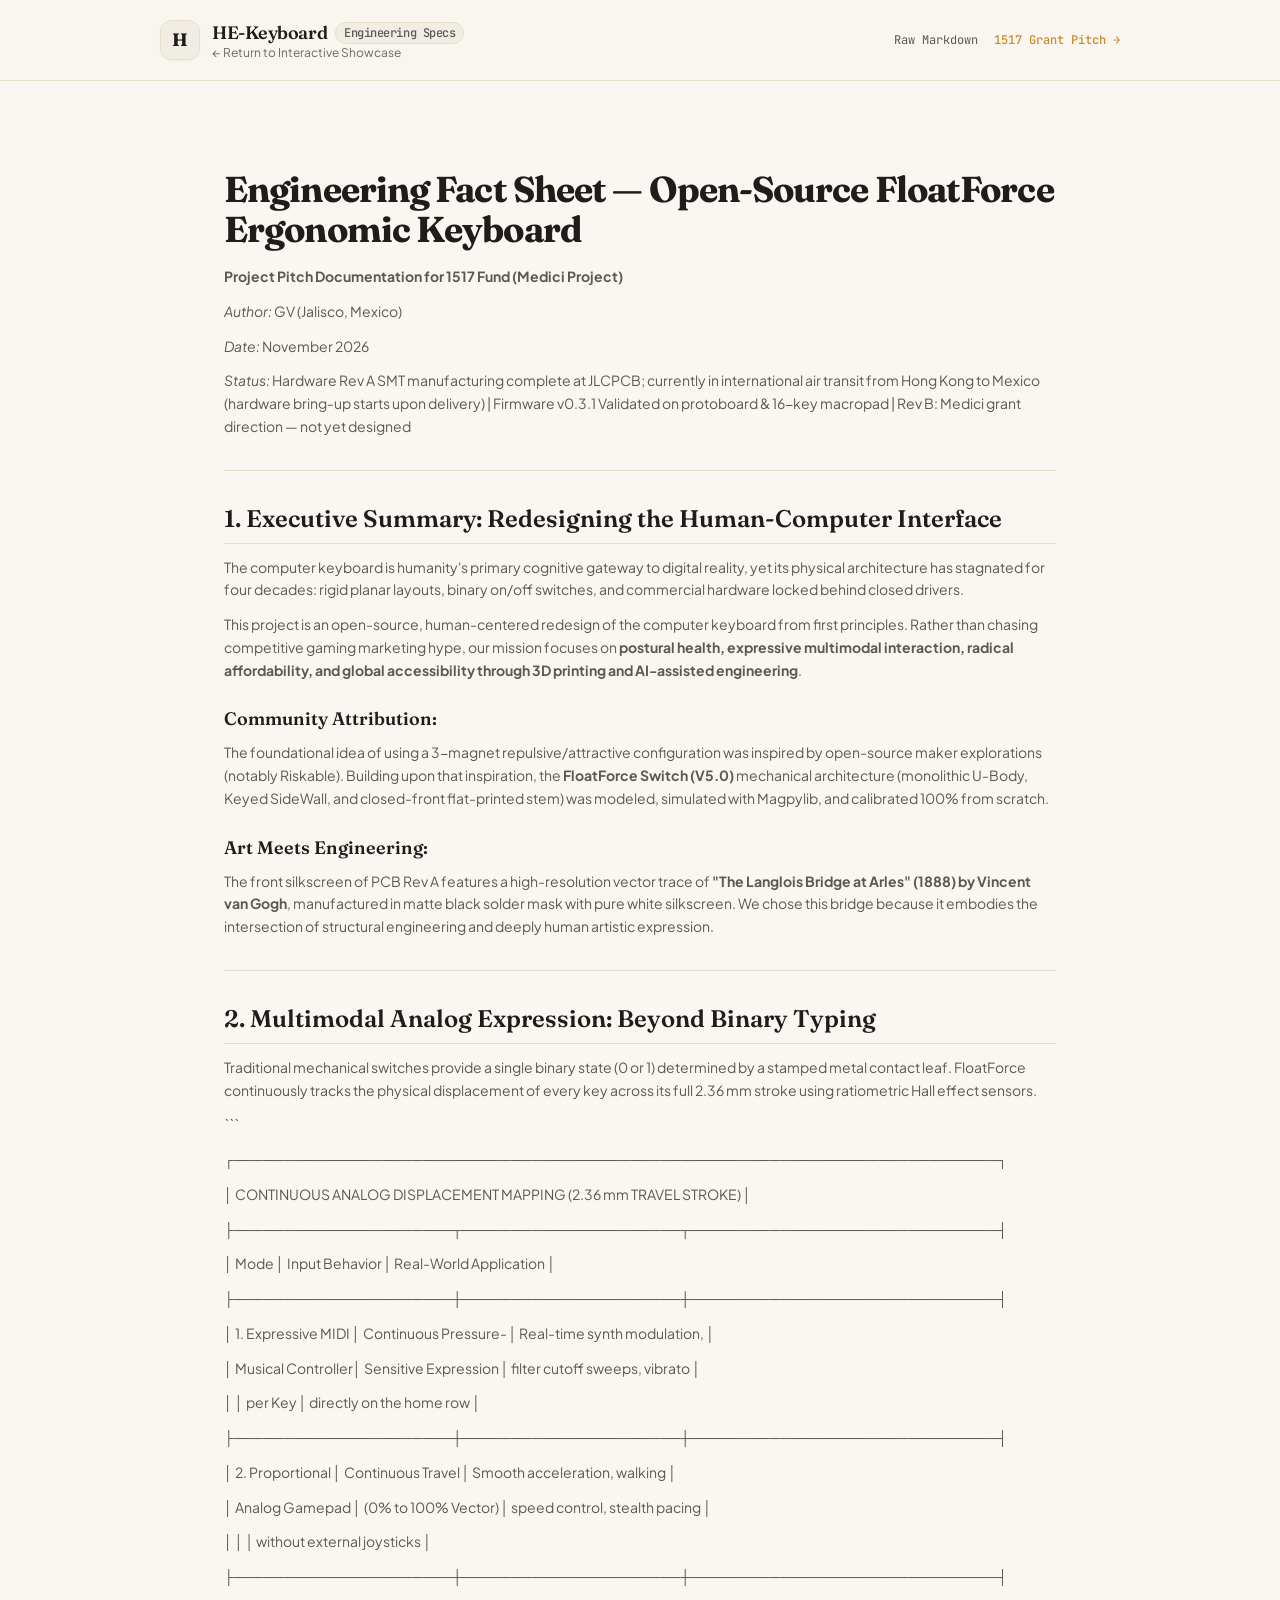
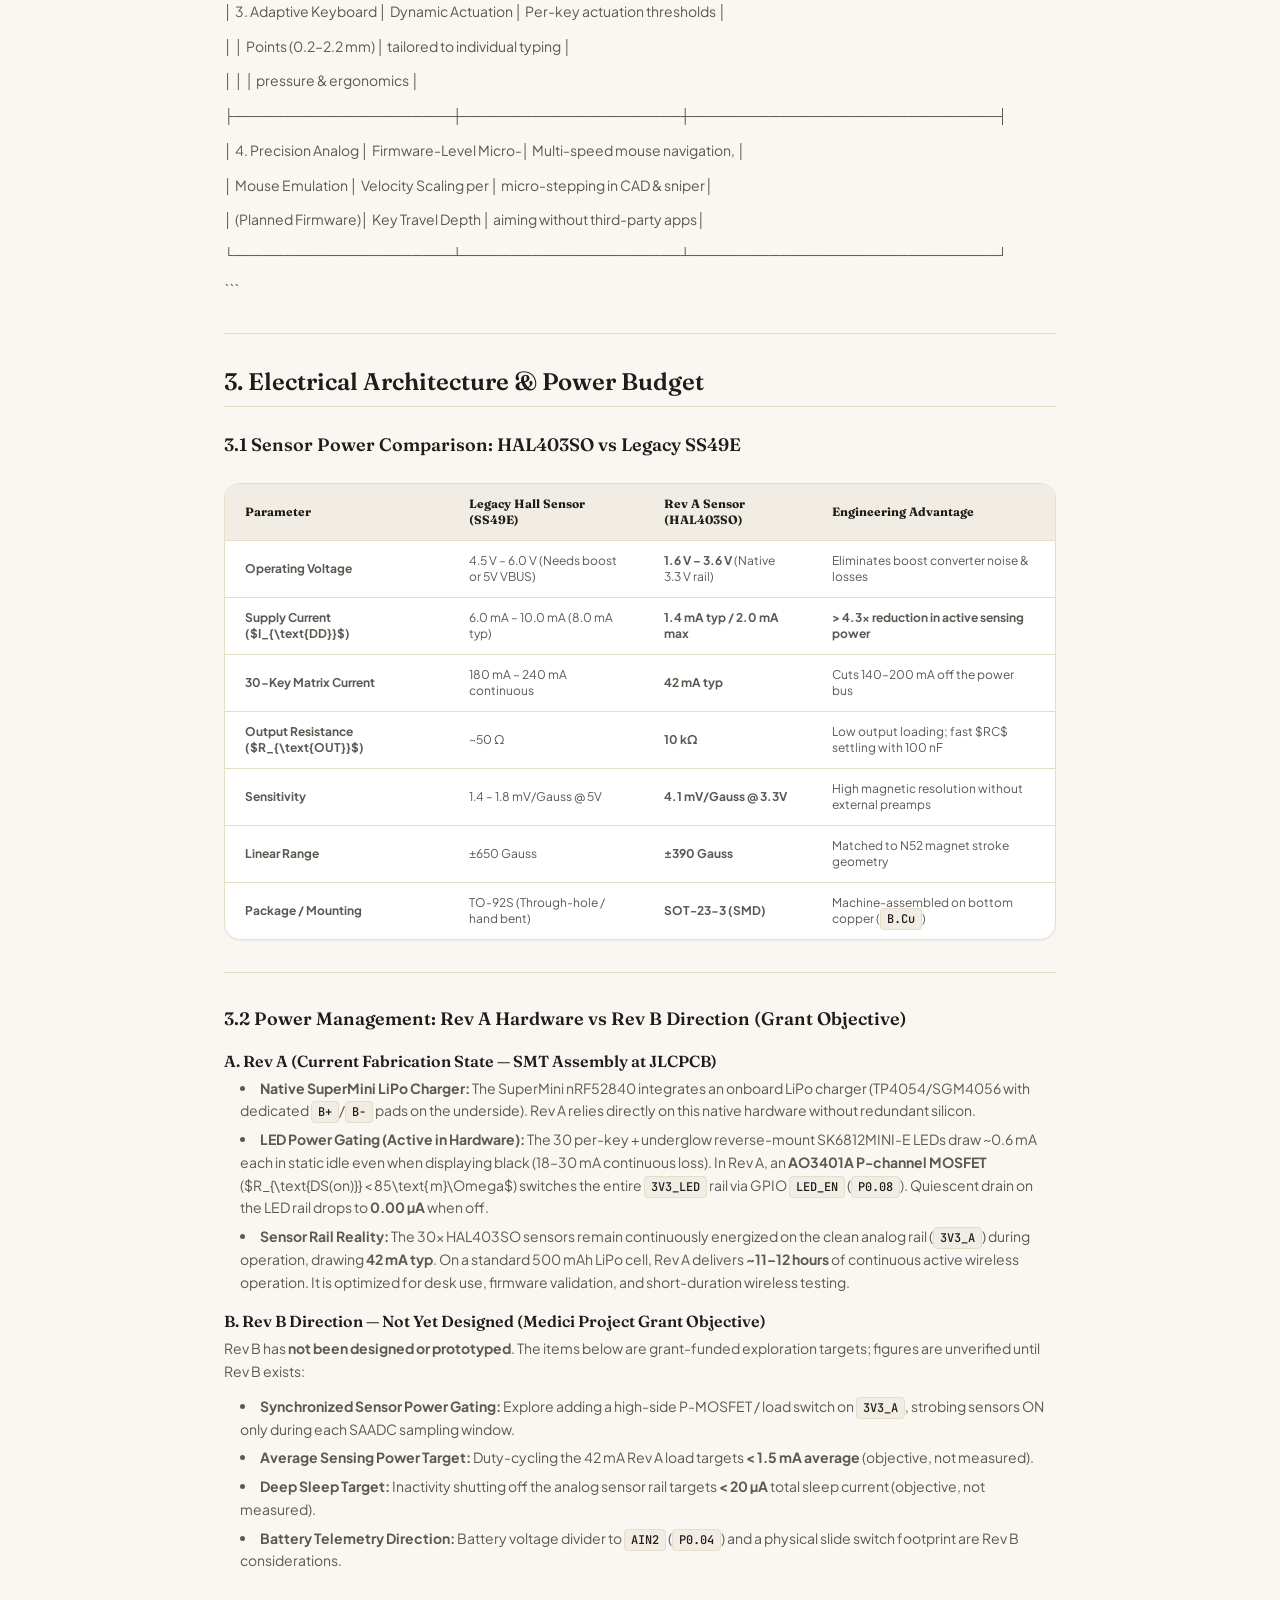
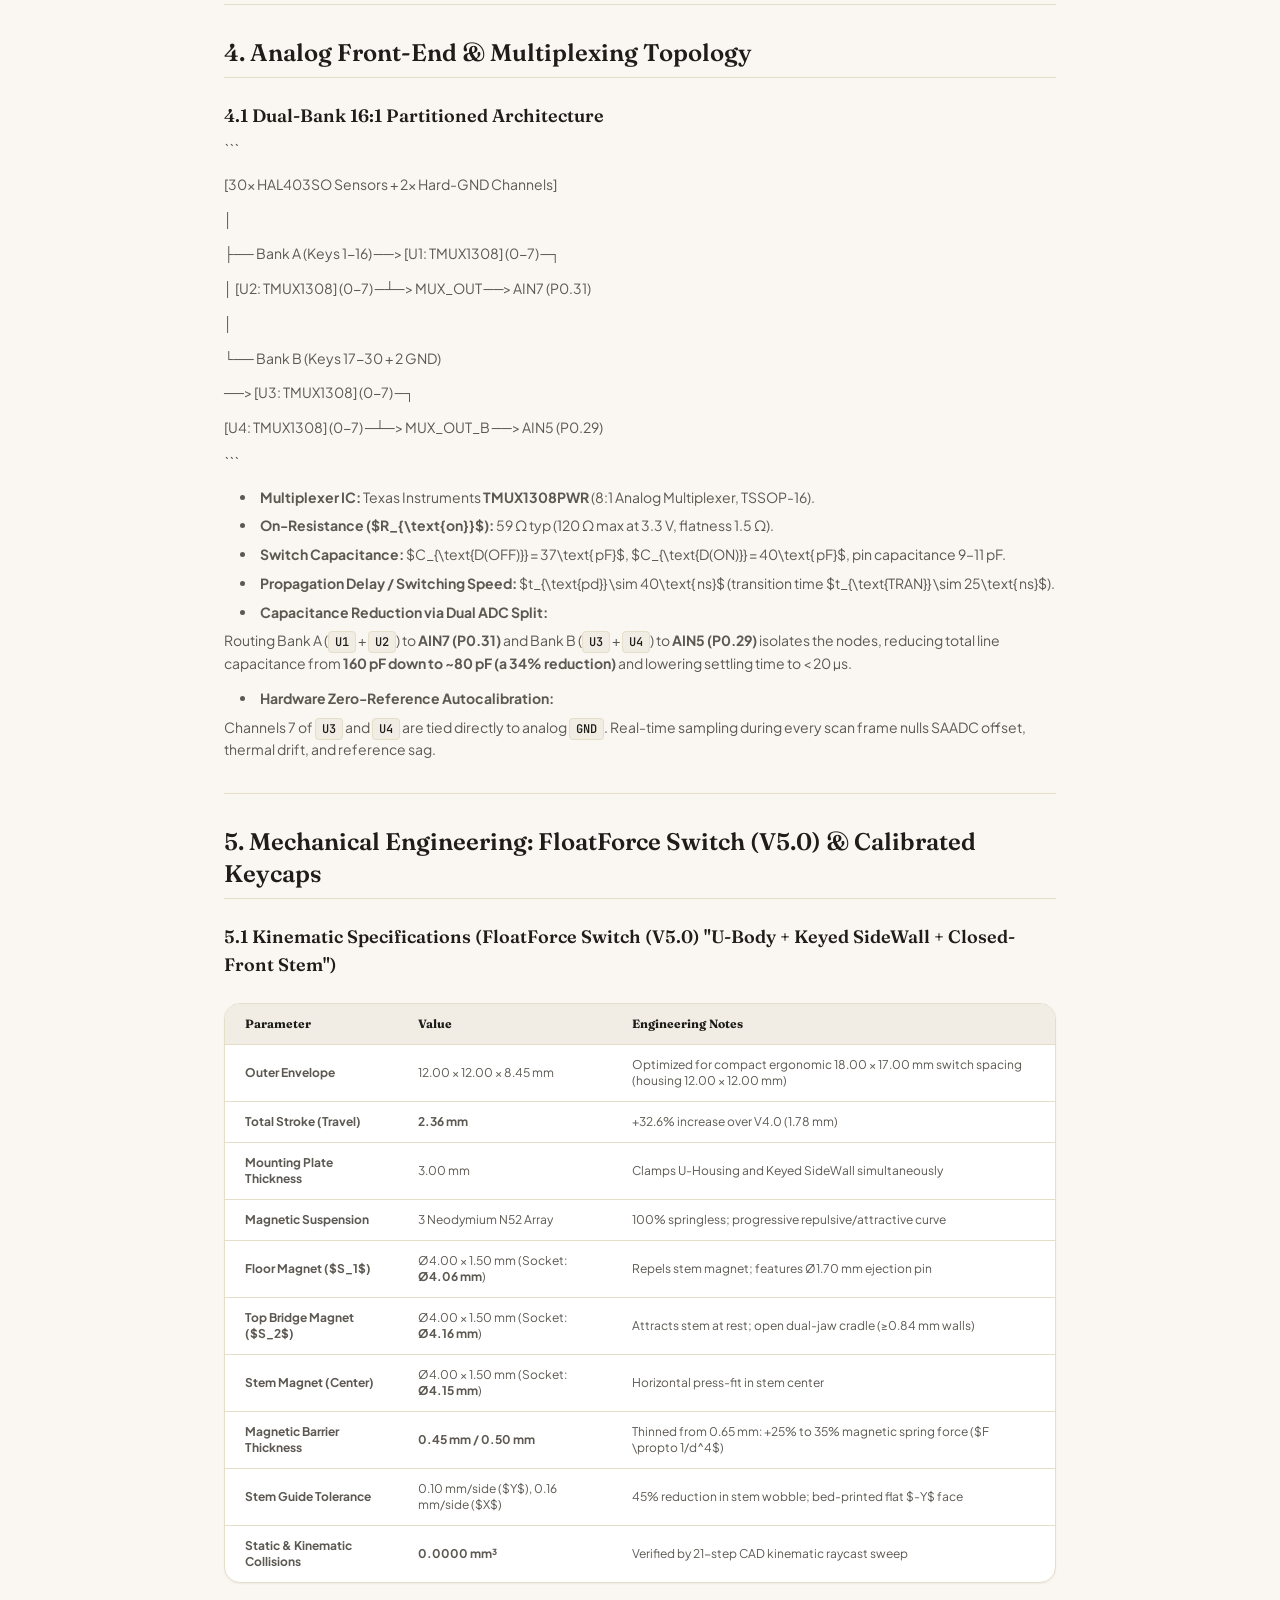
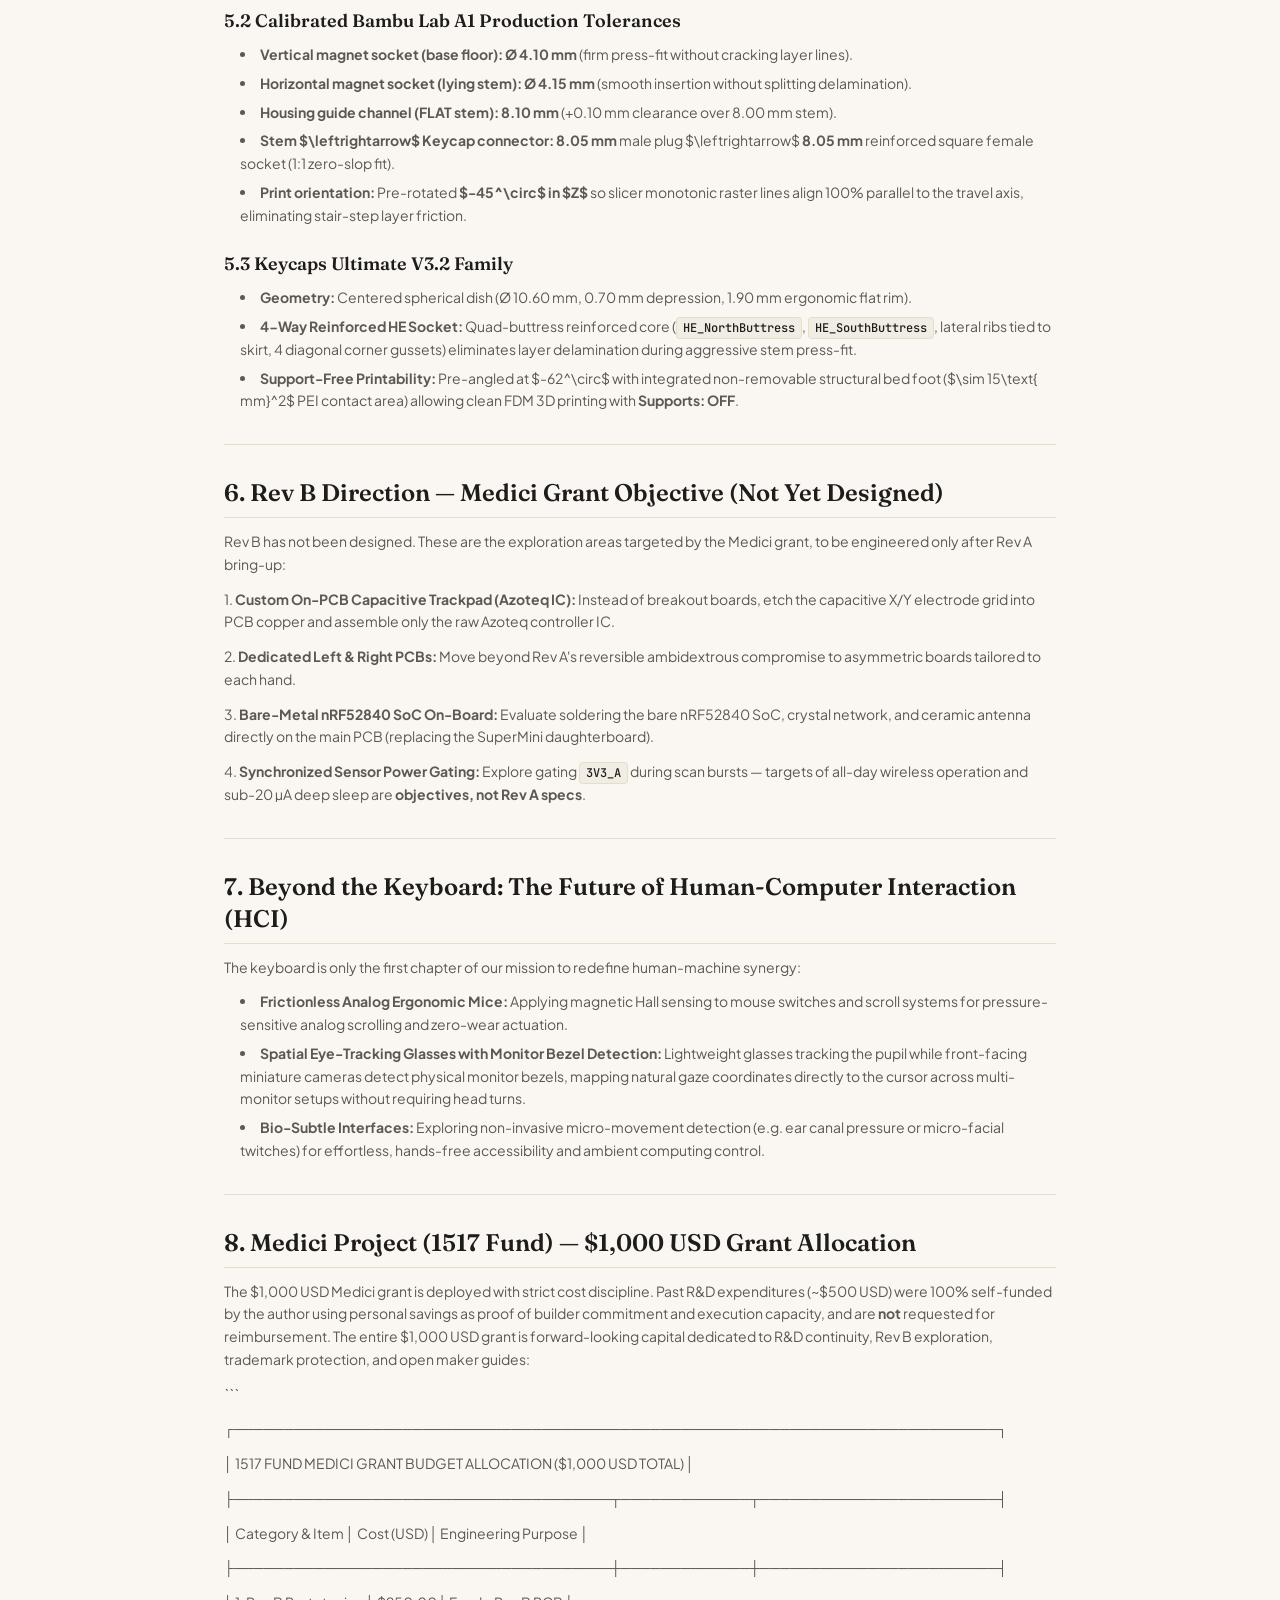
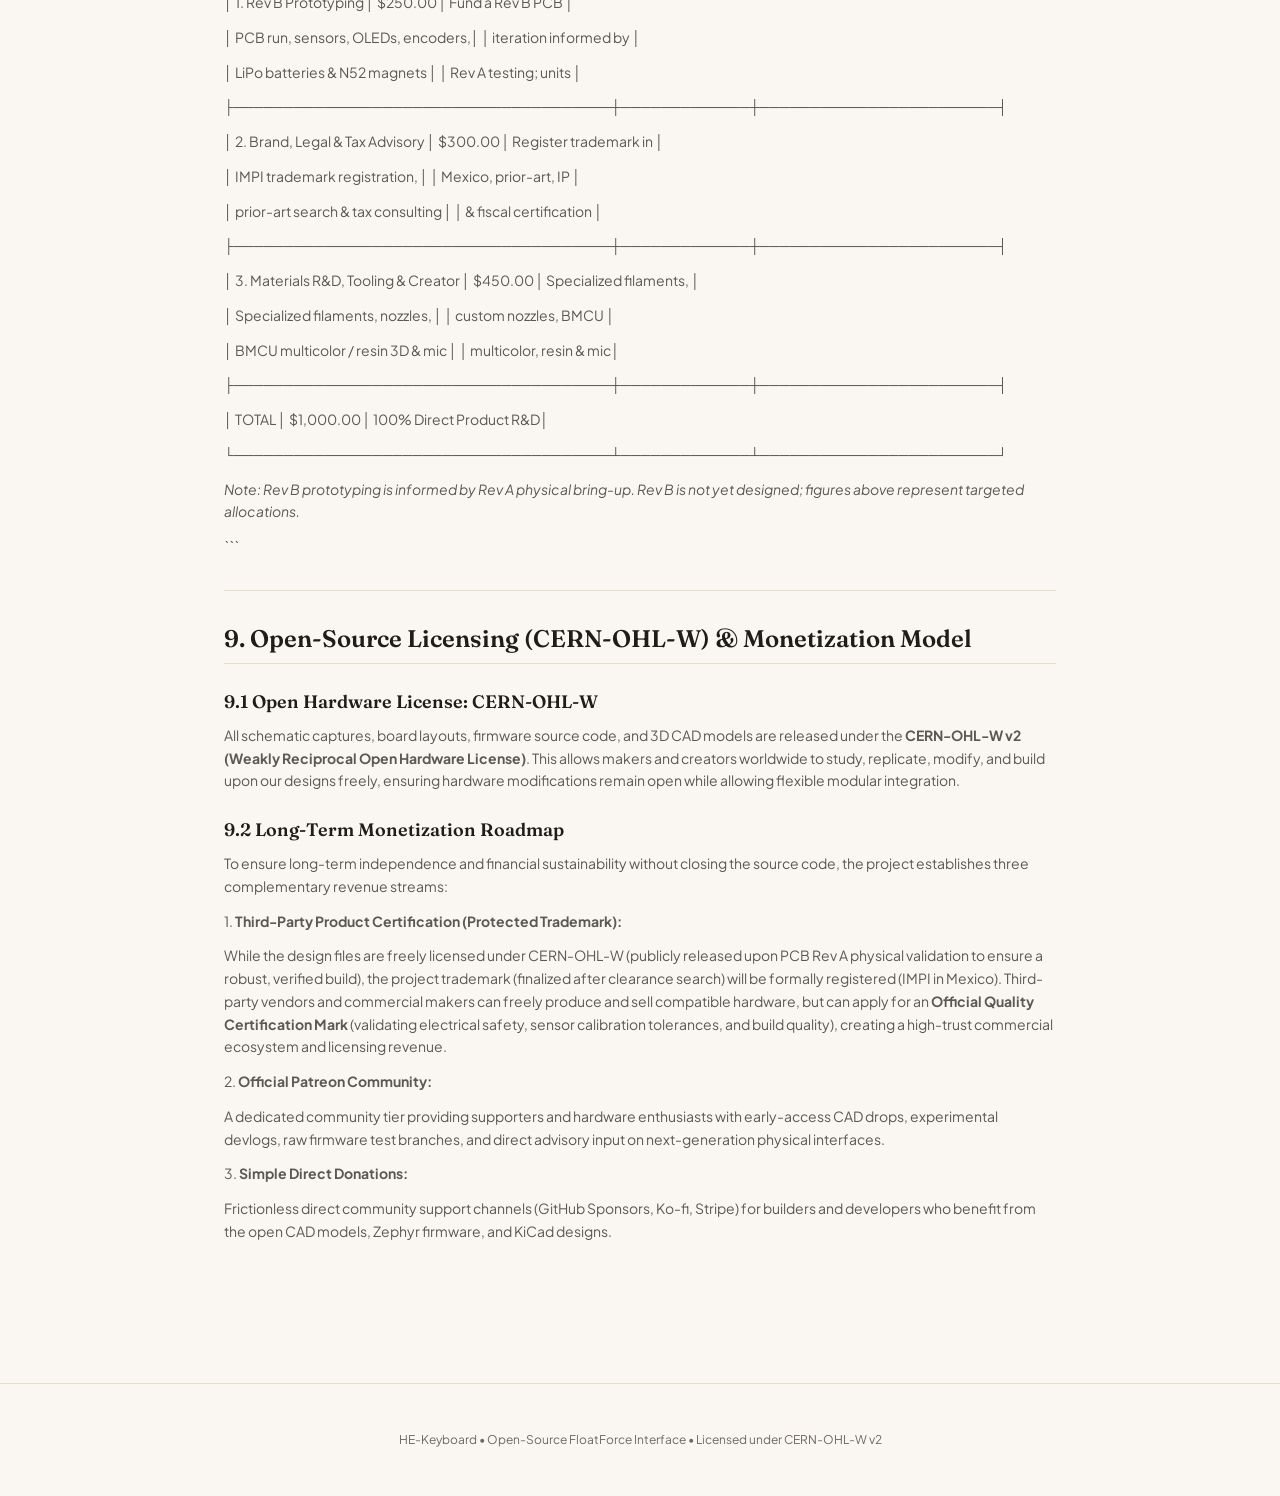
<file: fact_sheet.html>
<!DOCTYPE html>
<html lang="en" class="scroll-smooth">
<head>
  <meta charset="UTF-8">
  <meta name="viewport" content="width=device-width, initial-scale=1.0">
  <title>Engineering Fact Sheet — Open-Source FloatForce Keyboard</title>
  <meta name="description" content="Comprehensive engineering, mechanical, and analog sensing fact sheet for the FloatForce ergonomic keyboard.">
  <link rel="canonical" href="https://sebas-govel.github.io/HE_KB_Showcase/fact_sheet.html">
  <link rel="icon" type="image/svg+xml" href="assets/favicon.svg">
  <link rel="apple-touch-icon" href="assets/apple-touch-icon.png">

  <!-- Fonts & Stylesheet -->
  <link rel="preconnect" href="https://fonts.googleapis.com">
  <link rel="preconnect" href="https://fonts.gstatic.com" crossorigin>
  <link href="https://fonts.googleapis.com/css2?family=Fraunces:opsz,wght@9..144,400;9..144,600;9..144,700&family=Plus+Jakarta+Sans:wght@400;500;600;700&family=JetBrains+Mono:wght@400;500;600&display=swap" rel="stylesheet">
  <link rel="stylesheet" href="assets/app.css">
  <style>
    body {
      background-color: #FAF7F2;
      color: #1E1D1A;
      font-family: 'Plus Jakarta Sans', sans-serif;
    }
  </style>
</head>
<body class="bg-paper-base text-ink-primary antialiased">

  <!-- Header -->
  <header class="sticky top-0 z-40 backdrop-blur-md bg-paper-base/90 border-b border-paper-border">
    <div class="max-w-5xl mx-auto px-6 lg:px-8 h-20 flex items-center justify-between">
      <a href="index.html" class="flex items-center gap-3 group">
        <div class="w-10 h-10 rounded-xl bg-paper-surface border border-paper-border flex items-center justify-center font-serif font-bold text-ink-primary text-lg shadow-sm group-hover:border-accent-terracotta transition-colors">
          H
        </div>
        <div class="flex flex-col">
          <span class="font-serif text-lg font-semibold tracking-tight text-ink-primary flex items-center gap-2">
            HE-Keyboard
            <span class="font-mono text-xs px-2 py-0.5 rounded-full bg-paper-surface border border-paper-border text-ink-secondary font-medium">
              Engineering Specs
            </span>
          </span>
          <span class="text-xs text-ink-muted -mt-0.5">&larr; Return to Interactive Showcase</span>
        </div>
      </a>

      <div class="flex items-center gap-4">
        <a href="ENGINEERING_FACT_SHEET.md" target="_blank" class="text-xs font-mono text-ink-secondary hover:text-ink-primary">
          Raw Markdown
        </a>
        <a href="grant.html" class="text-xs font-mono text-accent-ochre hover:underline font-medium">
          1517 Grant Pitch &rarr;
        </a>
      </div>
    </div>
  </header>

  <main class="max-w-4xl mx-auto px-6 lg:px-8 py-12">
<h1 class="text-3xl sm:text-4xl font-serif font-bold text-ink-primary mt-10 mb-4 tracking-tight">Engineering Fact Sheet — Open-Source FloatForce Ergonomic Keyboard</h1>
<p class="text-sm text-ink-secondary leading-relaxed mb-3"><strong>Project Pitch Documentation for 1517 Fund (Medici Project)</strong></p>
<p class="text-sm text-ink-secondary leading-relaxed mb-3"><em>Author:</em> GV (Jalisco, Mexico)</p>
<p class="text-sm text-ink-secondary leading-relaxed mb-3"><em>Date:</em> November 2026</p>
<p class="text-sm text-ink-secondary leading-relaxed mb-3"><em>Status:</em> Hardware Rev A SMT manufacturing complete at JLCPCB; currently in international air transit from Hong Kong to Mexico (hardware bring-up starts upon delivery) | Firmware v0.3.1 Validated on protoboard & 16-key macropad | Rev B: Medici grant direction — not yet designed</p>
<hr class="my-8 border-paper-border">
<h2 class="text-2xl font-serif font-semibold text-ink-primary mt-8 mb-3 pb-2 border-b border-paper-border">1. Executive Summary: Redesigning the Human-Computer Interface</h2>
<p class="text-sm text-ink-secondary leading-relaxed mb-3">The computer keyboard is humanity's primary cognitive gateway to digital reality, yet its physical architecture has stagnated for four decades: rigid planar layouts, binary on/off switches, and commercial hardware locked behind closed drivers.</p>
<p class="text-sm text-ink-secondary leading-relaxed mb-3">This project is an open-source, human-centered redesign of the computer keyboard from first principles. Rather than chasing competitive gaming marketing hype, our mission focuses on <strong>postural health, expressive multimodal interaction, radical affordability, and global accessibility through 3D printing and AI-assisted engineering</strong>.</p>
<h3 class="text-lg font-serif font-semibold text-ink-primary mt-6 mb-2">Community Attribution:</h3>
<p class="text-sm text-ink-secondary leading-relaxed mb-3">The foundational idea of using a 3-magnet repulsive/attractive configuration was inspired by open-source maker explorations (notably Riskable). Building upon that inspiration, the <strong>FloatForce Switch (V5.0)</strong> mechanical architecture (monolithic U-Body, Keyed SideWall, and closed-front flat-printed stem) was modeled, simulated with Magpylib, and calibrated 100% from scratch.</p>
<h3 class="text-lg font-serif font-semibold text-ink-primary mt-6 mb-2">Art Meets Engineering:</h3>
<p class="text-sm text-ink-secondary leading-relaxed mb-3">The front silkscreen of PCB Rev A features a high-resolution vector trace of <strong>"The Langlois Bridge at Arles" (1888) by Vincent van Gogh</strong>, manufactured in matte black solder mask with pure white silkscreen. We chose this bridge because it embodies the intersection of structural engineering and deeply human artistic expression.</p>
<hr class="my-8 border-paper-border">
<h2 class="text-2xl font-serif font-semibold text-ink-primary mt-8 mb-3 pb-2 border-b border-paper-border">2. Multimodal Analog Expression: Beyond Binary Typing</h2>
<p class="text-sm text-ink-secondary leading-relaxed mb-3">Traditional mechanical switches provide a single binary state (0 or 1) determined by a stamped metal contact leaf. FloatForce continuously tracks the physical displacement of every key across its full 2.36 mm stroke using ratiometric Hall effect sensors.</p>
<p class="text-sm text-ink-secondary leading-relaxed mb-3">```</p>
<p class="text-sm text-ink-secondary leading-relaxed mb-3">┌─────────────────────────────────────────────────────────────────────────────┐</p>
<p class="text-sm text-ink-secondary leading-relaxed mb-3">│ CONTINUOUS ANALOG DISPLACEMENT MAPPING (2.36 mm TRAVEL STROKE)               │</p>
<p class="text-sm text-ink-secondary leading-relaxed mb-3">├──────────────────────┬──────────────────────┬───────────────────────────────┤</p>
<p class="text-sm text-ink-secondary leading-relaxed mb-3">│ Mode                 │ Input Behavior       │ Real-World Application        │</p>
<p class="text-sm text-ink-secondary leading-relaxed mb-3">├──────────────────────┼──────────────────────┼───────────────────────────────┤</p>
<p class="text-sm text-ink-secondary leading-relaxed mb-3">│ 1. Expressive MIDI   │ Continuous Pressure- │ Real-time synth modulation,   │</p>
<p class="text-sm text-ink-secondary leading-relaxed mb-3">│    Musical Controller│ Sensitive Expression │ filter cutoff sweeps, vibrato │</p>
<p class="text-sm text-ink-secondary leading-relaxed mb-3">│                      │ per Key              │ directly on the home row      │</p>
<p class="text-sm text-ink-secondary leading-relaxed mb-3">├──────────────────────┼──────────────────────┼───────────────────────────────┤</p>
<p class="text-sm text-ink-secondary leading-relaxed mb-3">│ 2. Proportional      │ Continuous Travel    │ Smooth acceleration, walking  │</p>
<p class="text-sm text-ink-secondary leading-relaxed mb-3">│    Analog Gamepad    │ (0% to 100% Vector)  │ speed control, stealth pacing │</p>
<p class="text-sm text-ink-secondary leading-relaxed mb-3">│                      │                      │ without external joysticks    │</p>
<p class="text-sm text-ink-secondary leading-relaxed mb-3">├──────────────────────┼──────────────────────┼───────────────────────────────┤</p>
<p class="text-sm text-ink-secondary leading-relaxed mb-3">│ 3. Adaptive Keyboard │ Dynamic Actuation    │ Per-key actuation thresholds  │</p>
<p class="text-sm text-ink-secondary leading-relaxed mb-3">│                      │ Points (0.2–2.2 mm)  │ tailored to individual typing │</p>
<p class="text-sm text-ink-secondary leading-relaxed mb-3">│                      │                      │ pressure & ergonomics         │</p>
<p class="text-sm text-ink-secondary leading-relaxed mb-3">├──────────────────────┼──────────────────────┼───────────────────────────────┤</p>
<p class="text-sm text-ink-secondary leading-relaxed mb-3">│ 4. Precision Analog  │ Firmware-Level Micro-│ Multi-speed mouse navigation, │</p>
<p class="text-sm text-ink-secondary leading-relaxed mb-3">│    Mouse Emulation   │ Velocity Scaling per │ micro-stepping in CAD & sniper│</p>
<p class="text-sm text-ink-secondary leading-relaxed mb-3">│    (Planned Firmware)│ Key Travel Depth     │ aiming without third-party apps│</p>
<p class="text-sm text-ink-secondary leading-relaxed mb-3">└──────────────────────┴──────────────────────┴───────────────────────────────┘</p>
<p class="text-sm text-ink-secondary leading-relaxed mb-3">```</p>
<hr class="my-8 border-paper-border">
<h2 class="text-2xl font-serif font-semibold text-ink-primary mt-8 mb-3 pb-2 border-b border-paper-border">3. Electrical Architecture & Power Budget</h2>
<h3 class="text-lg font-serif font-semibold text-ink-primary mt-6 mb-2">3.1 Sensor Power Comparison: HAL403SO vs Legacy SS49E</h3>
<div class="rounded-2xl border border-paper-border bg-paper-card overflow-x-auto my-6 shadow-sm"><table class="w-full text-left text-sm">
<thead class="bg-paper-surface text-ink-primary font-serif font-semibold border-b border-paper-border text-xs"><tr><th class="py-3 px-5">Parameter</th><th class="py-3 px-5">Legacy Hall Sensor (SS49E)</th><th class="py-3 px-5">Rev A Sensor (HAL403SO)</th><th class="py-3 px-5">Engineering Advantage</th></tr></thead><tbody class="divide-y divide-paper-border text-ink-secondary text-xs">
<tr class="hover:bg-paper-surface/40 transition-colors"><td class="py-3 px-5"><strong>Operating Voltage</strong></td><td class="py-3 px-5">4.5 V – 6.0 V (Needs boost or 5V VBUS)</td><td class="py-3 px-5"><strong>1.6 V – 3.6 V</strong> (Native 3.3 V rail)</td><td class="py-3 px-5">Eliminates boost converter noise & losses</td></tr>
<tr class="hover:bg-paper-surface/40 transition-colors"><td class="py-3 px-5"><strong>Supply Current ($I_{\text{DD}}$)</strong></td><td class="py-3 px-5">6.0 mA – 10.0 mA (8.0 mA typ)</td><td class="py-3 px-5"><strong>1.4 mA typ / 2.0 mA max</strong></td><td class="py-3 px-5"><strong>> 4.3× reduction in active sensing power</strong></td></tr>
<tr class="hover:bg-paper-surface/40 transition-colors"><td class="py-3 px-5"><strong>30-Key Matrix Current</strong></td><td class="py-3 px-5">180 mA – 240 mA continuous</td><td class="py-3 px-5"><strong>42 mA typ</strong></td><td class="py-3 px-5">Cuts 140–200 mA off the power bus</td></tr>
<tr class="hover:bg-paper-surface/40 transition-colors"><td class="py-3 px-5"><strong>Output Resistance ($R_{\text{OUT}}$)</strong></td><td class="py-3 px-5">~50 Ω</td><td class="py-3 px-5"><strong>10 kΩ</strong></td><td class="py-3 px-5">Low output loading; fast $RC$ settling with 100 nF</td></tr>
<tr class="hover:bg-paper-surface/40 transition-colors"><td class="py-3 px-5"><strong>Sensitivity</strong></td><td class="py-3 px-5">1.4 – 1.8 mV/Gauss @ 5V</td><td class="py-3 px-5"><strong>4.1 mV/Gauss @ 3.3V</strong></td><td class="py-3 px-5">High magnetic resolution without external preamps</td></tr>
<tr class="hover:bg-paper-surface/40 transition-colors"><td class="py-3 px-5"><strong>Linear Range</strong></td><td class="py-3 px-5">±650 Gauss</td><td class="py-3 px-5"><strong>±390 Gauss</strong></td><td class="py-3 px-5">Matched to N52 magnet stroke geometry</td></tr>
<tr class="hover:bg-paper-surface/40 transition-colors"><td class="py-3 px-5"><strong>Package / Mounting</strong></td><td class="py-3 px-5">TO-92S (Through-hole / hand bent)</td><td class="py-3 px-5"><strong>SOT-23-3 (SMD)</strong></td><td class="py-3 px-5">Machine-assembled on bottom copper (<code class="px-1.5 py-0.5 rounded bg-paper-surface border border-paper-border text-xs font-mono font-medium text-ink-primary">B.Cu</code>)</td></tr>
</tbody></table></div>
<hr class="my-8 border-paper-border">
<h3 class="text-lg font-serif font-semibold text-ink-primary mt-6 mb-2">3.2 Power Management: Rev A Hardware vs Rev B Direction (Grant Objective)</h3>
<h4 class="text-base font-serif font-semibold text-ink-primary mt-4 mb-1">A. Rev A (Current Fabrication State — SMT Assembly at JLCPCB)</h4>
<li class="ml-4 list-disc text-sm text-ink-secondary leading-relaxed mb-1.5"><strong>Native SuperMini LiPo Charger:</strong> The SuperMini nRF52840 integrates an onboard LiPo charger (TP4054/SGM4056 with dedicated <code class="px-1.5 py-0.5 rounded bg-paper-surface border border-paper-border text-xs font-mono font-medium text-ink-primary">B+</code>/<code class="px-1.5 py-0.5 rounded bg-paper-surface border border-paper-border text-xs font-mono font-medium text-ink-primary">B-</code> pads on the underside). Rev A relies directly on this native hardware without redundant silicon.</li>
<li class="ml-4 list-disc text-sm text-ink-secondary leading-relaxed mb-1.5"><strong>LED Power Gating (Active in Hardware):</strong> The 30 per-key + underglow reverse-mount SK6812MINI-E LEDs draw ~0.6 mA each in static idle even when displaying black (18–30 mA continuous loss). In Rev A, an <strong>AO3401A P-channel MOSFET</strong> ($R_{\text{DS(on)}} < 85\text{ m}\Omega$) switches the entire <code class="px-1.5 py-0.5 rounded bg-paper-surface border border-paper-border text-xs font-mono font-medium text-ink-primary">3V3_LED</code> rail via GPIO <code class="px-1.5 py-0.5 rounded bg-paper-surface border border-paper-border text-xs font-mono font-medium text-ink-primary">LED_EN</code> (<code class="px-1.5 py-0.5 rounded bg-paper-surface border border-paper-border text-xs font-mono font-medium text-ink-primary">P0.08</code>). Quiescent drain on the LED rail drops to <strong>0.00 µA</strong> when off.</li>
<li class="ml-4 list-disc text-sm text-ink-secondary leading-relaxed mb-1.5"><strong>Sensor Rail Reality:</strong> The 30× HAL403SO sensors remain continuously energized on the clean analog rail (<code class="px-1.5 py-0.5 rounded bg-paper-surface border border-paper-border text-xs font-mono font-medium text-ink-primary">3V3_A</code>) during operation, drawing <strong>42 mA typ</strong>. On a standard 500 mAh LiPo cell, Rev A delivers <strong>~11–12 hours</strong> of continuous active wireless operation. It is optimized for desk use, firmware validation, and short-duration wireless testing.</li>
<h4 class="text-base font-serif font-semibold text-ink-primary mt-4 mb-1">B. Rev B Direction — Not Yet Designed (Medici Project Grant Objective)</h4>
<p class="text-sm text-ink-secondary leading-relaxed mb-3">Rev B has <strong>not been designed or prototyped</strong>. The items below are grant-funded exploration targets; figures are unverified until Rev B exists:</p>
<li class="ml-4 list-disc text-sm text-ink-secondary leading-relaxed mb-1.5"><strong>Synchronized Sensor Power Gating:</strong> Explore adding a high-side P-MOSFET / load switch on <code class="px-1.5 py-0.5 rounded bg-paper-surface border border-paper-border text-xs font-mono font-medium text-ink-primary">3V3_A</code>, strobing sensors ON only during each SAADC sampling window.</li>
<li class="ml-4 list-disc text-sm text-ink-secondary leading-relaxed mb-1.5"><strong>Average Sensing Power Target:</strong> Duty-cycling the 42 mA Rev A load targets <strong>< 1.5 mA average</strong> (objective, not measured).</li>
<li class="ml-4 list-disc text-sm text-ink-secondary leading-relaxed mb-1.5"><strong>Deep Sleep Target:</strong> Inactivity shutting off the analog sensor rail targets <strong>< 20 µA</strong> total sleep current (objective, not measured).</li>
<li class="ml-4 list-disc text-sm text-ink-secondary leading-relaxed mb-1.5"><strong>Battery Telemetry Direction:</strong> Battery voltage divider to <code class="px-1.5 py-0.5 rounded bg-paper-surface border border-paper-border text-xs font-mono font-medium text-ink-primary">AIN2</code> (<code class="px-1.5 py-0.5 rounded bg-paper-surface border border-paper-border text-xs font-mono font-medium text-ink-primary">P0.04</code>) and a physical slide switch footprint are Rev B considerations.</li>
<hr class="my-8 border-paper-border">
<h2 class="text-2xl font-serif font-semibold text-ink-primary mt-8 mb-3 pb-2 border-b border-paper-border">4. Analog Front-End & Multiplexing Topology</h2>
<h3 class="text-lg font-serif font-semibold text-ink-primary mt-6 mb-2">4.1 Dual-Bank 16:1 Partitioned Architecture</h3>
<p class="text-sm text-ink-secondary leading-relaxed mb-3">```</p>
<p class="text-sm text-ink-secondary leading-relaxed mb-3">[30x HAL403SO Sensors + 2x Hard-GND Channels]</p>
<p class="text-sm text-ink-secondary leading-relaxed mb-3">│</p>
<p class="text-sm text-ink-secondary leading-relaxed mb-3">├── Bank A (Keys 1-16) ──> [U1: TMUX1308] (0-7) ─┐</p>
<p class="text-sm text-ink-secondary leading-relaxed mb-3">│                         [U2: TMUX1308] (0-7) ─┴─> MUX_OUT   ──> AIN7 (P0.31)</p>
<p class="text-sm text-ink-secondary leading-relaxed mb-3">│</p>
<p class="text-sm text-ink-secondary leading-relaxed mb-3">└── Bank B (Keys 17-30 + 2 GND)</p>
<p class="text-sm text-ink-secondary leading-relaxed mb-3">──> [U3: TMUX1308] (0-7) ─┐</p>
<p class="text-sm text-ink-secondary leading-relaxed mb-3">[U4: TMUX1308] (0-7) ─┴─> MUX_OUT_B ──> AIN5 (P0.29)</p>
<p class="text-sm text-ink-secondary leading-relaxed mb-3">```</p>
<li class="ml-4 list-disc text-sm text-ink-secondary leading-relaxed mb-1.5"><strong>Multiplexer IC:</strong> Texas Instruments <strong>TMUX1308PWR</strong> (8:1 Analog Multiplexer, TSSOP-16).</li>
<li class="ml-4 list-disc text-sm text-ink-secondary leading-relaxed mb-1.5"><strong>On-Resistance ($R_{\text{on}}$):</strong> 59 Ω typ (120 Ω max at 3.3 V, flatness 1.5 Ω).</li>
<li class="ml-4 list-disc text-sm text-ink-secondary leading-relaxed mb-1.5"><strong>Switch Capacitance:</strong> $C_{\text{D(OFF)}} = 37\text{ pF}$, $C_{\text{D(ON)}} = 40\text{ pF}$, pin capacitance 9–11 pF.</li>
<li class="ml-4 list-disc text-sm text-ink-secondary leading-relaxed mb-1.5"><strong>Propagation Delay / Switching Speed:</strong> $t_{\text{pd}} \sim 40\text{ ns}$ (transition time $t_{\text{TRAN}} \sim 25\text{ ns}$).</li>
<li class="ml-4 list-disc text-sm text-ink-secondary leading-relaxed mb-1.5"><strong>Capacitance Reduction via Dual ADC Split:</strong></li>
<p class="text-sm text-ink-secondary leading-relaxed mb-3">Routing Bank A (<code class="px-1.5 py-0.5 rounded bg-paper-surface border border-paper-border text-xs font-mono font-medium text-ink-primary">U1</code> + <code class="px-1.5 py-0.5 rounded bg-paper-surface border border-paper-border text-xs font-mono font-medium text-ink-primary">U2</code>) to <strong>AIN7 (P0.31)</strong> and Bank B (<code class="px-1.5 py-0.5 rounded bg-paper-surface border border-paper-border text-xs font-mono font-medium text-ink-primary">U3</code> + <code class="px-1.5 py-0.5 rounded bg-paper-surface border border-paper-border text-xs font-mono font-medium text-ink-primary">U4</code>) to <strong>AIN5 (P0.29)</strong> isolates the nodes, reducing total line capacitance from <strong>160 pF down to ~80 pF (a 34% reduction)</strong> and lowering settling time to < 20 µs.</p>
<li class="ml-4 list-disc text-sm text-ink-secondary leading-relaxed mb-1.5"><strong>Hardware Zero-Reference Autocalibration:</strong></li>
<p class="text-sm text-ink-secondary leading-relaxed mb-3">Channels 7 of <code class="px-1.5 py-0.5 rounded bg-paper-surface border border-paper-border text-xs font-mono font-medium text-ink-primary">U3</code> and <code class="px-1.5 py-0.5 rounded bg-paper-surface border border-paper-border text-xs font-mono font-medium text-ink-primary">U4</code> are tied directly to analog <code class="px-1.5 py-0.5 rounded bg-paper-surface border border-paper-border text-xs font-mono font-medium text-ink-primary">GND</code>. Real-time sampling during every scan frame nulls SAADC offset, thermal drift, and reference sag.</p>
<hr class="my-8 border-paper-border">
<h2 class="text-2xl font-serif font-semibold text-ink-primary mt-8 mb-3 pb-2 border-b border-paper-border">5. Mechanical Engineering: FloatForce Switch (V5.0) & Calibrated Keycaps</h2>
<h3 class="text-lg font-serif font-semibold text-ink-primary mt-6 mb-2">5.1 Kinematic Specifications (FloatForce Switch (V5.0) "U-Body + Keyed SideWall + Closed-Front Stem")</h3>
<div class="rounded-2xl border border-paper-border bg-paper-card overflow-x-auto my-6 shadow-sm"><table class="w-full text-left text-sm">
<thead class="bg-paper-surface text-ink-primary font-serif font-semibold border-b border-paper-border text-xs"><tr><th class="py-3 px-5">Parameter</th><th class="py-3 px-5">Value</th><th class="py-3 px-5">Engineering Notes</th></tr></thead><tbody class="divide-y divide-paper-border text-ink-secondary text-xs">
<tr class="hover:bg-paper-surface/40 transition-colors"><td class="py-3 px-5"><strong>Outer Envelope</strong></td><td class="py-3 px-5">12.00 × 12.00 × 8.45 mm</td><td class="py-3 px-5">Optimized for compact ergonomic 18.00 × 17.00 mm switch spacing (housing 12.00 × 12.00 mm)</td></tr>
<tr class="hover:bg-paper-surface/40 transition-colors"><td class="py-3 px-5"><strong>Total Stroke (Travel)</strong></td><td class="py-3 px-5"><strong>2.36 mm</strong></td><td class="py-3 px-5">+32.6% increase over V4.0 (1.78 mm)</td></tr>
<tr class="hover:bg-paper-surface/40 transition-colors"><td class="py-3 px-5"><strong>Mounting Plate Thickness</strong></td><td class="py-3 px-5">3.00 mm</td><td class="py-3 px-5">Clamps U-Housing and Keyed SideWall simultaneously</td></tr>
<tr class="hover:bg-paper-surface/40 transition-colors"><td class="py-3 px-5"><strong>Magnetic Suspension</strong></td><td class="py-3 px-5">3 Neodymium N52 Array</td><td class="py-3 px-5">100% springless; progressive repulsive/attractive curve</td></tr>
<tr class="hover:bg-paper-surface/40 transition-colors"><td class="py-3 px-5"><strong>Floor Magnet ($S_1$)</strong></td><td class="py-3 px-5">Ø4.00 × 1.50 mm (Socket: <strong>Ø4.06 mm</strong>)</td><td class="py-3 px-5">Repels stem magnet; features Ø1.70 mm ejection pin</td></tr>
<tr class="hover:bg-paper-surface/40 transition-colors"><td class="py-3 px-5"><strong>Top Bridge Magnet ($S_2$)</strong></td><td class="py-3 px-5">Ø4.00 × 1.50 mm (Socket: <strong>Ø4.16 mm</strong>)</td><td class="py-3 px-5">Attracts stem at rest; open dual-jaw cradle (≥0.84 mm walls)</td></tr>
<tr class="hover:bg-paper-surface/40 transition-colors"><td class="py-3 px-5"><strong>Stem Magnet (Center)</strong></td><td class="py-3 px-5">Ø4.00 × 1.50 mm (Socket: <strong>Ø4.15 mm</strong>)</td><td class="py-3 px-5">Horizontal press-fit in stem center</td></tr>
<tr class="hover:bg-paper-surface/40 transition-colors"><td class="py-3 px-5"><strong>Magnetic Barrier Thickness</strong></td><td class="py-3 px-5"><strong>0.45 mm / 0.50 mm</strong></td><td class="py-3 px-5">Thinned from 0.65 mm: +25% to 35% magnetic spring force ($F \propto 1/d^4$)</td></tr>
<tr class="hover:bg-paper-surface/40 transition-colors"><td class="py-3 px-5"><strong>Stem Guide Tolerance</strong></td><td class="py-3 px-5">0.10 mm/side ($Y$), 0.16 mm/side ($X$)</td><td class="py-3 px-5">45% reduction in stem wobble; bed-printed flat $-Y$ face</td></tr>
<tr class="hover:bg-paper-surface/40 transition-colors"><td class="py-3 px-5"><strong>Static & Kinematic Collisions</strong></td><td class="py-3 px-5"><strong>0.0000 mm³</strong></td><td class="py-3 px-5">Verified by 21-step CAD kinematic raycast sweep</td></tr>
</tbody></table></div>
<h3 class="text-lg font-serif font-semibold text-ink-primary mt-6 mb-2">5.2 Calibrated Bambu Lab A1 Production Tolerances</h3>
<li class="ml-4 list-disc text-sm text-ink-secondary leading-relaxed mb-1.5"><strong>Vertical magnet socket (base floor):</strong> <strong>Ø 4.10 mm</strong> (firm press-fit without cracking layer lines).</li>
<li class="ml-4 list-disc text-sm text-ink-secondary leading-relaxed mb-1.5"><strong>Horizontal magnet socket (lying stem):</strong> <strong>Ø 4.15 mm</strong> (smooth insertion without splitting delamination).</li>
<li class="ml-4 list-disc text-sm text-ink-secondary leading-relaxed mb-1.5"><strong>Housing guide channel (FLAT stem):</strong> <strong>8.10 mm</strong> (+0.10 mm clearance over 8.00 mm stem).</li>
<li class="ml-4 list-disc text-sm text-ink-secondary leading-relaxed mb-1.5"><strong>Stem $\leftrightarrow$ Keycap connector:</strong> <strong>8.05 mm</strong> male plug $\leftrightarrow$ <strong>8.05 mm</strong> reinforced square female socket (1:1 zero-slop fit).</li>
<li class="ml-4 list-disc text-sm text-ink-secondary leading-relaxed mb-1.5"><strong>Print orientation:</strong> Pre-rotated <strong>$-45^\circ$ in $Z$</strong> so slicer monotonic raster lines align 100% parallel to the travel axis, eliminating stair-step layer friction.</li>
<h3 class="text-lg font-serif font-semibold text-ink-primary mt-6 mb-2">5.3 Keycaps Ultimate V3.2 Family</h3>
<li class="ml-4 list-disc text-sm text-ink-secondary leading-relaxed mb-1.5"><strong>Geometry:</strong> Centered spherical dish (Ø 10.60 mm, 0.70 mm depression, 1.90 mm ergonomic flat rim).</li>
<li class="ml-4 list-disc text-sm text-ink-secondary leading-relaxed mb-1.5"><strong>4-Way Reinforced HE Socket:</strong> Quad-buttress reinforced core (<code class="px-1.5 py-0.5 rounded bg-paper-surface border border-paper-border text-xs font-mono font-medium text-ink-primary">HE_NorthButtress</code>, <code class="px-1.5 py-0.5 rounded bg-paper-surface border border-paper-border text-xs font-mono font-medium text-ink-primary">HE_SouthButtress</code>, lateral ribs tied to skirt, 4 diagonal corner gussets) eliminates layer delamination during aggressive stem press-fit.</li>
<li class="ml-4 list-disc text-sm text-ink-secondary leading-relaxed mb-1.5"><strong>Support-Free Printability:</strong> Pre-angled at $-62^\circ$ with integrated non-removable structural bed foot ($\sim 15\text{ mm}^2$ PEI contact area) allowing clean FDM 3D printing with <strong>Supports: OFF</strong>.</li>
<hr class="my-8 border-paper-border">
<h2 class="text-2xl font-serif font-semibold text-ink-primary mt-8 mb-3 pb-2 border-b border-paper-border">6. Rev B Direction — Medici Grant Objective (Not Yet Designed)</h2>
<p class="text-sm text-ink-secondary leading-relaxed mb-3">Rev B has not been designed. These are the exploration areas targeted by the Medici grant, to be engineered only after Rev A bring-up:</p>
<p class="text-sm text-ink-secondary leading-relaxed mb-3">1. <strong>Custom On-PCB Capacitive Trackpad (Azoteq IC):</strong> Instead of breakout boards, etch the capacitive X/Y electrode grid into PCB copper and assemble only the raw Azoteq controller IC.</p>
<p class="text-sm text-ink-secondary leading-relaxed mb-3">2. <strong>Dedicated Left & Right PCBs:</strong> Move beyond Rev A's reversible ambidextrous compromise to asymmetric boards tailored to each hand.</p>
<p class="text-sm text-ink-secondary leading-relaxed mb-3">3. <strong>Bare-Metal nRF52840 SoC On-Board:</strong> Evaluate soldering the bare nRF52840 SoC, crystal network, and ceramic antenna directly on the main PCB (replacing the SuperMini daughterboard).</p>
<p class="text-sm text-ink-secondary leading-relaxed mb-3">4. <strong>Synchronized Sensor Power Gating:</strong> Explore gating <code class="px-1.5 py-0.5 rounded bg-paper-surface border border-paper-border text-xs font-mono font-medium text-ink-primary">3V3_A</code> during scan bursts — targets of all-day wireless operation and sub-20 µA deep sleep are <strong>objectives, not Rev A specs</strong>.</p>
<hr class="my-8 border-paper-border">
<h2 class="text-2xl font-serif font-semibold text-ink-primary mt-8 mb-3 pb-2 border-b border-paper-border">7. Beyond the Keyboard: The Future of Human-Computer Interaction (HCI)</h2>
<p class="text-sm text-ink-secondary leading-relaxed mb-3">The keyboard is only the first chapter of our mission to redefine human-machine synergy:</p>
<li class="ml-4 list-disc text-sm text-ink-secondary leading-relaxed mb-1.5"><strong>Frictionless Analog Ergonomic Mice:</strong> Applying magnetic Hall sensing to mouse switches and scroll systems for pressure-sensitive analog scrolling and zero-wear actuation.</li>
<li class="ml-4 list-disc text-sm text-ink-secondary leading-relaxed mb-1.5"><strong>Spatial Eye-Tracking Glasses with Monitor Bezel Detection:</strong> Lightweight glasses tracking the pupil while front-facing miniature cameras detect physical monitor bezels, mapping natural gaze coordinates directly to the cursor across multi-monitor setups without requiring head turns.</li>
<li class="ml-4 list-disc text-sm text-ink-secondary leading-relaxed mb-1.5"><strong>Bio-Subtle Interfaces:</strong> Exploring non-invasive micro-movement detection (e.g. ear canal pressure or micro-facial twitches) for effortless, hands-free accessibility and ambient computing control.</li>
<hr class="my-8 border-paper-border">
<h2 class="text-2xl font-serif font-semibold text-ink-primary mt-8 mb-3 pb-2 border-b border-paper-border">8. Medici Project (1517 Fund) — $1,000 USD Grant Allocation</h2>
<p class="text-sm text-ink-secondary leading-relaxed mb-3">The $1,000 USD Medici grant is deployed with strict cost discipline. Past R&D expenditures (~$500 USD) were 100% self-funded by the author using personal savings as proof of builder commitment and execution capacity, and are <strong>not</strong> requested for reimbursement. The entire $1,000 USD grant is forward-looking capital dedicated to R&D continuity, Rev B exploration, trademark protection, and open maker guides:</p>
<p class="text-sm text-ink-secondary leading-relaxed mb-3">```</p>
<p class="text-sm text-ink-secondary leading-relaxed mb-3">┌─────────────────────────────────────────────────────────────────────────────┐</p>
<p class="text-sm text-ink-secondary leading-relaxed mb-3">│ 1517 FUND MEDICI GRANT BUDGET ALLOCATION ($1,000 USD TOTAL)                 │</p>
<p class="text-sm text-ink-secondary leading-relaxed mb-3">├──────────────────────────────────────┬─────────────┬────────────────────────┤</p>
<p class="text-sm text-ink-secondary leading-relaxed mb-3">│ Category & Item                      │ Cost (USD)  │ Engineering Purpose    │</p>
<p class="text-sm text-ink-secondary leading-relaxed mb-3">├──────────────────────────────────────┼─────────────┼────────────────────────┤</p>
<p class="text-sm text-ink-secondary leading-relaxed mb-3">│ 1. Rev B Prototyping                 │   $250.00   │ Fund a Rev B PCB       │</p>
<p class="text-sm text-ink-secondary leading-relaxed mb-3">│    PCB run, sensors, OLEDs, encoders,│             │ iteration informed by  │</p>
<p class="text-sm text-ink-secondary leading-relaxed mb-3">│    LiPo batteries & N52 magnets      │             │ Rev A testing; units   │</p>
<p class="text-sm text-ink-secondary leading-relaxed mb-3">├──────────────────────────────────────┼─────────────┼────────────────────────┤</p>
<p class="text-sm text-ink-secondary leading-relaxed mb-3">│ 2. Brand, Legal & Tax Advisory       │   $300.00   │ Register trademark in  │</p>
<p class="text-sm text-ink-secondary leading-relaxed mb-3">│    IMPI trademark registration,      │             │ Mexico, prior-art, IP  │</p>
<p class="text-sm text-ink-secondary leading-relaxed mb-3">│    prior-art search & tax consulting │             │ & fiscal certification │</p>
<p class="text-sm text-ink-secondary leading-relaxed mb-3">├──────────────────────────────────────┼─────────────┼────────────────────────┤</p>
<p class="text-sm text-ink-secondary leading-relaxed mb-3">│ 3. Materials R&D, Tooling & Creator  │   $450.00   │ Specialized filaments, │</p>
<p class="text-sm text-ink-secondary leading-relaxed mb-3">│    Specialized filaments, nozzles,   │             │ custom nozzles, BMCU   │</p>
<p class="text-sm text-ink-secondary leading-relaxed mb-3">│    BMCU multicolor / resin 3D & mic  │             │ multicolor, resin & mic│</p>
<p class="text-sm text-ink-secondary leading-relaxed mb-3">├──────────────────────────────────────┼─────────────┼────────────────────────┤</p>
<p class="text-sm text-ink-secondary leading-relaxed mb-3">│ TOTAL                                │  $1,000.00  │ 100% Direct Product R&D│</p>
<p class="text-sm text-ink-secondary leading-relaxed mb-3">└──────────────────────────────────────┴─────────────┴────────────────────────┘</p>
<p class="text-sm text-ink-secondary leading-relaxed mb-3"><em>Note: Rev B prototyping is informed by Rev A physical bring-up. Rev B is not yet designed; figures above represent targeted allocations.</em></p>
<p class="text-sm text-ink-secondary leading-relaxed mb-3">```</p>
<hr class="my-8 border-paper-border">
<h2 class="text-2xl font-serif font-semibold text-ink-primary mt-8 mb-3 pb-2 border-b border-paper-border">9. Open-Source Licensing (CERN-OHL-W) & Monetization Model</h2>
<h3 class="text-lg font-serif font-semibold text-ink-primary mt-6 mb-2">9.1 Open Hardware License: CERN-OHL-W</h3>
<p class="text-sm text-ink-secondary leading-relaxed mb-3">All schematic captures, board layouts, firmware source code, and 3D CAD models are released under the <strong>CERN-OHL-W v2 (Weakly Reciprocal Open Hardware License)</strong>. This allows makers and creators worldwide to study, replicate, modify, and build upon our designs freely, ensuring hardware modifications remain open while allowing flexible modular integration.</p>
<h3 class="text-lg font-serif font-semibold text-ink-primary mt-6 mb-2">9.2 Long-Term Monetization Roadmap</h3>
<p class="text-sm text-ink-secondary leading-relaxed mb-3">To ensure long-term independence and financial sustainability without closing the source code, the project establishes three complementary revenue streams:</p>
<p class="text-sm text-ink-secondary leading-relaxed mb-3">1. <strong>Third-Party Product Certification (Protected Trademark):</strong></p>
<p class="text-sm text-ink-secondary leading-relaxed mb-3">While the design files are freely licensed under CERN-OHL-W (publicly released upon PCB Rev A physical validation to ensure a robust, verified build), the project trademark (finalized after clearance search) will be formally registered (IMPI in Mexico). Third-party vendors and commercial makers can freely produce and sell compatible hardware, but can apply for an <strong>Official Quality Certification Mark</strong> (validating electrical safety, sensor calibration tolerances, and build quality), creating a high-trust commercial ecosystem and licensing revenue.</p>
<p class="text-sm text-ink-secondary leading-relaxed mb-3">2. <strong>Official Patreon Community:</strong></p>
<p class="text-sm text-ink-secondary leading-relaxed mb-3">A dedicated community tier providing supporters and hardware enthusiasts with early-access CAD drops, experimental devlogs, raw firmware test branches, and direct advisory input on next-generation physical interfaces.</p>
<p class="text-sm text-ink-secondary leading-relaxed mb-3">3. <strong>Simple Direct Donations:</strong></p>
<p class="text-sm text-ink-secondary leading-relaxed mb-3">Frictionless direct community support channels (GitHub Sponsors, Ko-fi, Stripe) for builders and developers who benefit from the open CAD models, Zephyr firmware, and KiCad designs.</p>
  </main>

  <footer class="py-12 border-t border-paper-border mt-20 text-center text-xs text-ink-muted">
    <p>HE-Keyboard &bull; Open-Source FloatForce Interface &bull; Licensed under CERN-OHL-W v2</p>
  </footer>

</body>
</html>
</file>
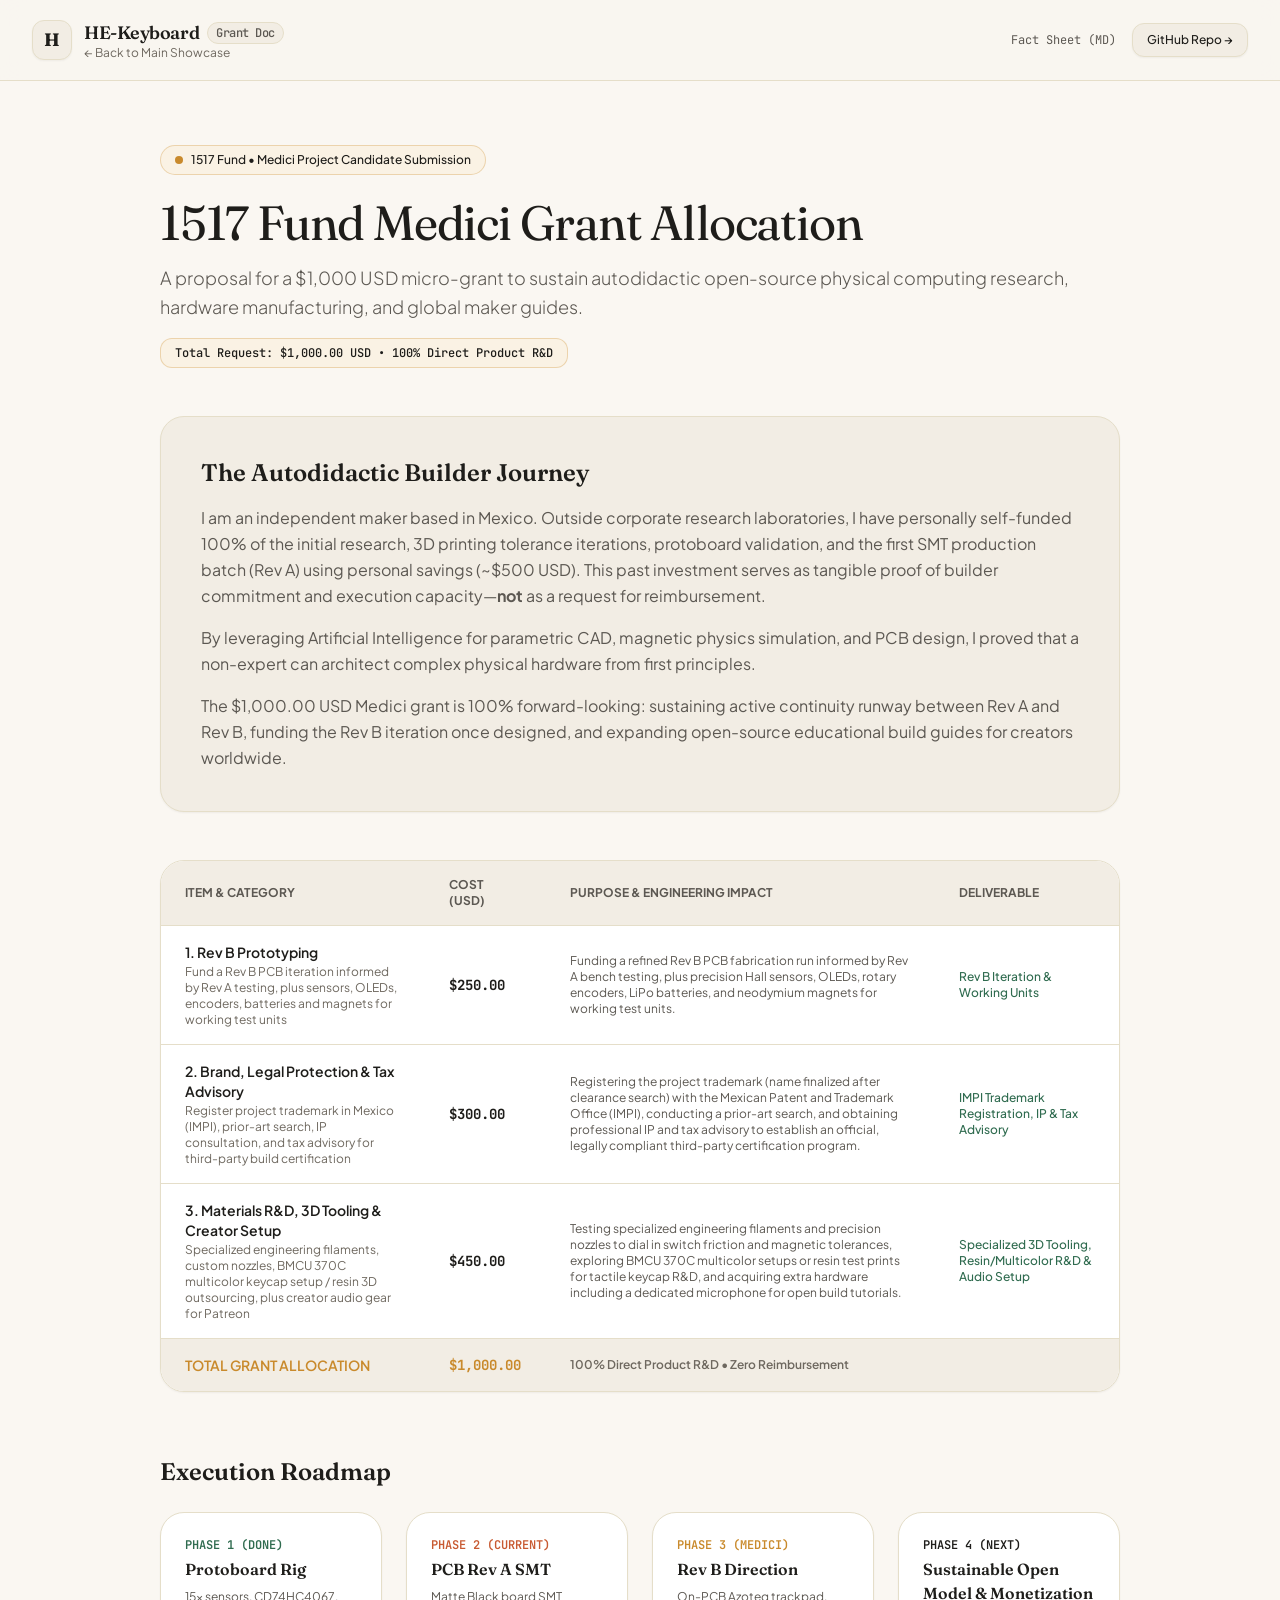
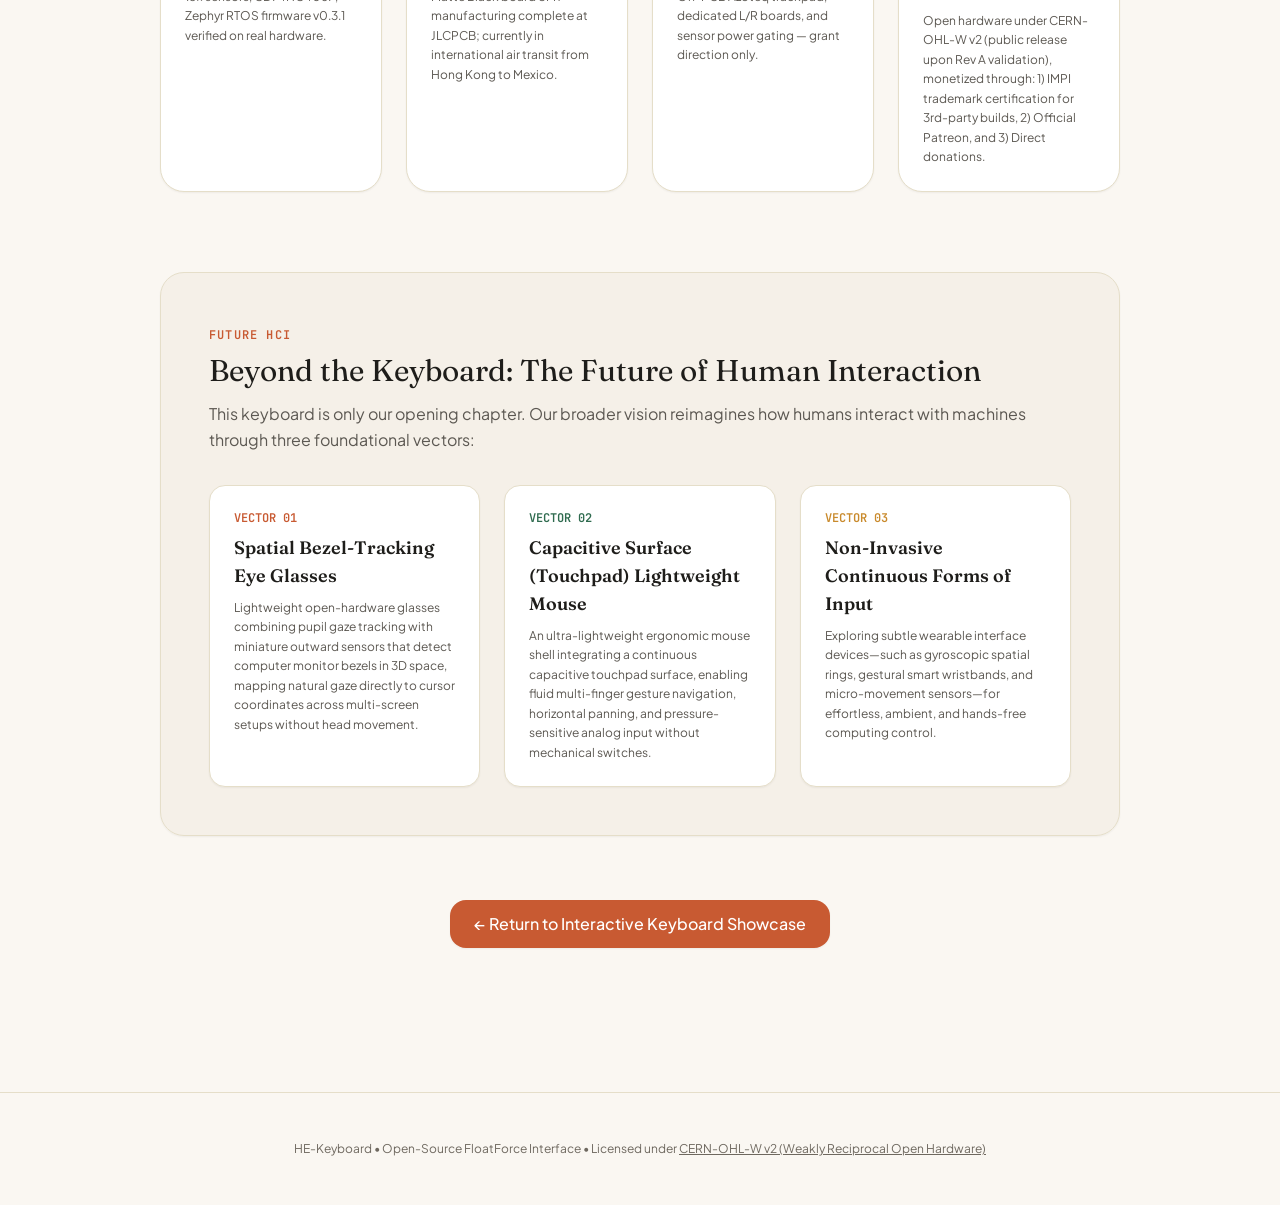
<file: grant.html>
<!DOCTYPE html>
<html lang="en" class="scroll-smooth">
<head>
  <meta charset="UTF-8">
  <meta name="viewport" content="width=device-width, initial-scale=1.0">
  <title>1517 Fund Medici Project Pitch — HE-Keyboard</title>
  <meta name="description" content="1517 Fund Medici Grant application ($1,000 USD) and future HCI roadmap for the open-source FloatForce magnetic keyboard.">
  <link rel="canonical" href="https://sebas-govel.github.io/HE_KB_Showcase/grant.html">
  <link rel="icon" type="image/svg+xml" href="assets/favicon.svg">
  <link rel="apple-touch-icon" href="assets/apple-touch-icon.png">

  <!-- Editorial Fonts -->
  <link rel="preconnect" href="https://fonts.googleapis.com">
  <link rel="preconnect" href="https://fonts.gstatic.com" crossorigin>
  <link href="https://fonts.googleapis.com/css2?family=Fraunces:opsz,wght@9..144,400;9..144,600;9..144,700&family=Plus+Jakarta+Sans:wght@400;500;600;700&family=JetBrains+Mono:wght@400;500;600&display=swap" rel="stylesheet">
  
  <link rel="stylesheet" href="assets/app.css">
  <style>
    body {
      background-color: #FAF7F2;
      color: #1E1D1A;
      font-family: 'Plus Jakarta Sans', sans-serif;
    }
    ::selection {
      background: #E5DEC9;
      color: #1E1D1A;
    }
  </style>
</head>
<body class="bg-paper-base text-ink-primary antialiased">

  <!-- Header -->
  <header class="sticky top-0 z-40 backdrop-blur-md bg-paper-base/90 border-b border-paper-border">
    <div class="max-w-7xl mx-auto px-6 lg:px-8 h-20 flex items-center justify-between">
      <a href="index.html" class="flex items-center gap-3 group">
        <div class="w-10 h-10 rounded-xl bg-paper-surface border border-paper-border flex items-center justify-center font-serif font-bold text-ink-primary text-lg shadow-sm group-hover:border-accent-terracotta transition-colors">
          H
        </div>
        <div class="flex flex-col">
          <span class="font-serif text-lg font-semibold tracking-tight text-ink-primary flex items-center gap-2">
            HE-Keyboard
            <span class="font-mono text-xs px-2 py-0.5 rounded-full bg-paper-surface border border-paper-border text-ink-secondary font-medium">
              Grant Doc
            </span>
          </span>
          <span class="text-xs text-ink-muted -mt-0.5">&larr; Back to Main Showcase</span>
        </div>
      </a>

      <div class="flex items-center gap-4">
        <a href="ENGINEERING_FACT_SHEET.md" target="_blank" class="text-xs font-mono text-ink-secondary hover:text-ink-primary">
          Fact Sheet (MD)
        </a>
        <a href="https://github.com/Sebas-Govel/HE_KB_Showcase" target="_blank" class="px-3.5 py-2 rounded-xl bg-paper-surface hover:bg-paper-card text-ink-primary border border-paper-border text-xs font-medium transition-all shadow-sm">
          GitHub Repo &rarr;
        </a>
      </div>
    </div>
  </header>

  <main class="max-w-5xl mx-auto px-6 lg:px-8 py-16">
    
    <!-- Hero Pitch Header -->
    <div class="mb-12">
      <div class="inline-flex items-center gap-2 px-3.5 py-1.5 rounded-full bg-accent-ochre-soft border border-accent-ochre/30 text-ink-primary text-xs font-medium mb-6">
        <span class="w-2 h-2 rounded-full bg-accent-ochre"></span>
        1517 Fund &bull; Medici Project Candidate Submission
      </div>
      <h1 class="text-4xl sm:text-5xl font-serif text-ink-primary tracking-tight leading-[1.15]">
        1517 Fund Medici Grant Allocation
      </h1>
      <p class="text-lg text-ink-secondary mt-4 leading-relaxed font-light">
        A proposal for a &#36;1,000 USD micro-grant to sustain autodidactic open-source physical computing research, hardware manufacturing, and global maker guides.
      </p>
      <div class="mt-4 inline-block text-xs font-mono text-ink-primary bg-accent-ochre-soft border border-accent-ochre/30 px-3.5 py-1.5 rounded-xl font-medium">
        Total Request: &#36;1,000.00 USD &bull; 100% Direct Product R&amp;D
      </div>
    </div>

    <!-- The Autodidactic Builder Journey -->
    <div class="p-8 sm:p-10 rounded-3xl bg-paper-surface border border-paper-border mb-12 shadow-sm space-y-4">
      <h2 class="text-2xl font-serif font-semibold text-ink-primary">The Autodidactic Builder Journey</h2>
      <p class="text-base text-ink-secondary leading-relaxed">
        I am an independent maker based in Mexico. Outside corporate research laboratories, I have personally self-funded 100% of the initial research, 3D printing tolerance iterations, protoboard validation, and the first SMT production batch (Rev A) using personal savings (~&#36;500 USD). This past investment serves as tangible proof of builder commitment and execution capacity&mdash;<strong>not</strong> as a request for reimbursement.
      </p>
      <p class="text-base text-ink-secondary leading-relaxed">
        By leveraging Artificial Intelligence for parametric CAD, magnetic physics simulation, and PCB design, I proved that a non-expert can architect complex physical hardware from first principles.
      </p>
      <p class="text-base text-ink-secondary leading-relaxed">
        The &#36;1,000.00 USD Medici grant is 100% forward-looking: sustaining active continuity runway between Rev A and Rev B, funding the Rev B iteration once designed, and expanding open-source educational build guides for creators worldwide.
      </p>
    </div>

    <!-- Itemized Budget Table -->
    <div class="rounded-3xl bg-paper-card border border-paper-border overflow-hidden mb-16 shadow-sm">
      <div class="overflow-x-auto">
        <table class="w-full text-left text-sm">
          <thead class="bg-paper-surface text-ink-secondary border-b border-paper-border text-xs font-medium">
            <tr>
              <th class="py-4 px-6">ITEM &amp; CATEGORY</th>
              <th class="py-4 px-6">COST (USD)</th>
              <th class="py-4 px-6">PURPOSE &amp; ENGINEERING IMPACT</th>
              <th class="py-4 px-6">DELIVERABLE</th>
            </tr>
          </thead>
          <tbody class="divide-y divide-paper-border text-ink-secondary">
            <tr class="hover:bg-paper-surface/60 transition-colors">
              <td class="py-4 px-6">
                <span class="font-semibold text-ink-primary">1. Rev B Prototyping</span>
                <div class="text-xs text-ink-muted mt-0.5">Fund a Rev B PCB iteration informed by Rev A testing, plus sensors, OLEDs, encoders, batteries and magnets for working test units</div>
              </td>
              <td class="py-4 px-6 font-mono font-bold text-ink-primary text-sm">&#36;250.00</td>
              <td class="py-4 px-6 text-xs text-ink-secondary">
                Funding a refined Rev B PCB fabrication run informed by Rev A bench testing, plus precision Hall sensors, OLEDs, rotary encoders, LiPo batteries, and neodymium magnets for working test units.
              </td>
              <td class="py-4 px-6 text-xs font-medium text-accent-sage">Rev B Iteration &amp; Working Units</td>
            </tr>
            <tr class="hover:bg-paper-surface/60 transition-colors">
              <td class="py-4 px-6">
                <span class="font-semibold text-ink-primary">2. Brand, Legal Protection &amp; Tax Advisory</span>
                <div class="text-xs text-ink-muted mt-0.5">Register project trademark in Mexico (IMPI), prior-art search, IP consultation, and tax advisory for third-party build certification</div>
              </td>
              <td class="py-4 px-6 font-mono font-bold text-ink-primary text-sm">&#36;300.00</td>
              <td class="py-4 px-6 text-xs text-ink-secondary">
                Registering the project trademark (name finalized after clearance search) with the Mexican Patent and Trademark Office (IMPI), conducting a prior-art search, and obtaining professional IP and tax advisory to establish an official, legally compliant third-party certification program.
              </td>
              <td class="py-4 px-6 text-xs font-medium text-accent-sage">IMPI Trademark Registration, IP &amp; Tax Advisory</td>
            </tr>
            <tr class="hover:bg-paper-surface/60 transition-colors">
              <td class="py-4 px-6">
                <span class="font-semibold text-ink-primary">3. Materials R&amp;D, 3D Tooling &amp; Creator Setup</span>
                <div class="text-xs text-ink-muted mt-0.5">Specialized engineering filaments, custom nozzles, BMCU 370C multicolor keycap setup / resin 3D outsourcing, plus creator audio gear for Patreon</div>
              </td>
              <td class="py-4 px-6 font-mono font-bold text-ink-primary text-sm">&#36;450.00</td>
              <td class="py-4 px-6 text-xs text-ink-secondary">
                Testing specialized engineering filaments and precision nozzles to dial in switch friction and magnetic tolerances, exploring BMCU 370C multicolor setups or resin test prints for tactile keycap R&amp;D, and acquiring extra hardware including a dedicated microphone for open build tutorials.
              </td>
              <td class="py-4 px-6 text-xs font-medium text-accent-sage">Specialized 3D Tooling, Resin/Multicolor R&amp;D &amp; Audio Setup</td>
            </tr>
            <tr class="bg-paper-surface font-semibold text-ink-primary">
              <td class="py-4 px-6 text-accent-ochre">TOTAL GRANT ALLOCATION</td>
              <td class="py-4 px-6 font-mono text-accent-ochre text-sm font-bold">&#36;1,000.00</td>
              <td class="py-4 px-6 text-xs text-ink-muted" colspan="2">100% Direct Product R&amp;D &bull; Zero Reimbursement</td>
            </tr>
          </tbody>
        </table>
      </div>
    </div>

    <!-- Long-term Roadmap: The 4 Phases -->
    <div class="mb-20">
      <h2 class="text-2xl font-serif font-semibold text-ink-primary mb-6">Execution Roadmap</h2>
      <div class="grid grid-cols-1 sm:grid-cols-2 lg:grid-cols-4 gap-6 text-sm">
        <div class="p-6 rounded-3xl bg-paper-card border border-paper-border shadow-sm">
          <div class="text-accent-sage font-mono font-semibold text-xs mb-1">PHASE 1 (DONE)</div>
          <div class="text-ink-primary font-serif font-semibold text-base">Protoboard Rig</div>
          <p class="text-ink-secondary text-xs mt-1.5 leading-relaxed">15x sensors, CD74HC4067, Zephyr RTOS firmware v0.3.1 verified on real hardware.</p>
        </div>
        <div class="p-6 rounded-3xl bg-paper-card border border-paper-border shadow-sm">
          <div class="text-accent-terracotta font-mono font-semibold text-xs mb-1">PHASE 2 (CURRENT)</div>
          <div class="text-ink-primary font-serif font-semibold text-base">PCB Rev A SMT</div>
          <p class="text-ink-secondary text-xs mt-1.5 leading-relaxed">Matte Black board SMT manufacturing complete at JLCPCB; currently in international air transit from Hong Kong to Mexico.</p>
        </div>
        <div class="p-6 rounded-3xl bg-paper-card border border-paper-border shadow-sm">
          <div class="text-accent-ochre font-mono font-semibold text-xs mb-1">PHASE 3 (MEDICI)</div>
          <div class="text-ink-primary font-serif font-semibold text-base">Rev B Direction</div>
          <p class="text-ink-secondary text-xs mt-1.5 leading-relaxed">On-PCB Azoteq trackpad, dedicated L/R boards, and sensor power gating &mdash; grant direction only.</p>
        </div>
        <div class="p-6 rounded-3xl bg-paper-card border border-paper-border shadow-sm">
          <div class="text-ink-primary font-mono font-semibold text-xs mb-1">PHASE 4 (NEXT)</div>
          <div class="text-ink-primary font-serif font-semibold text-base">Sustainable Open Model &amp; Monetization</div>
          <p class="text-ink-secondary text-xs mt-1.5 leading-relaxed">Open hardware under CERN-OHL-W v2 (public release upon Rev A validation), monetized through: 1) IMPI trademark certification for 3rd-party builds, 2) Official Patreon, and 3) Direct donations.</p>
        </div>
      </div>
    </div>

    <!-- Epilogue: Beyond the Keyboard (Future HCI) -->
    <div class="p-8 sm:p-12 rounded-3xl bg-paper-surface/60 border border-paper-border shadow-sm space-y-8">
      <div>
        <span class="text-xs font-mono uppercase tracking-widest text-accent-terracotta font-semibold">Future HCI</span>
        <h2 class="text-3xl font-serif text-ink-primary mt-2">Beyond the Keyboard: The Future of Human Interaction</h2>
        <p class="text-base text-ink-secondary mt-3 leading-relaxed">
          This keyboard is only our opening chapter. Our broader vision reimagines how humans interact with machines through three foundational vectors:
        </p>
      </div>

      <div class="grid grid-cols-1 md:grid-cols-3 gap-6">
        <div class="p-6 rounded-2xl bg-paper-card border border-paper-border shadow-sm space-y-2">
          <div class="text-xs font-mono uppercase text-accent-terracotta font-semibold">Vector 01</div>
          <h3 class="text-lg font-serif font-semibold text-ink-primary">Spatial Bezel-Tracking Eye Glasses</h3>
          <p class="text-xs text-ink-secondary leading-relaxed">
            Lightweight open-hardware glasses combining pupil gaze tracking with miniature outward sensors that detect computer monitor bezels in 3D space, mapping natural gaze directly to cursor coordinates across multi-screen setups without head movement.
          </p>
        </div>

        <div class="p-6 rounded-2xl bg-paper-card border border-paper-border shadow-sm space-y-2">
          <div class="text-xs font-mono uppercase text-accent-sage font-semibold">Vector 02</div>
          <h3 class="text-lg font-serif font-semibold text-ink-primary">Capacitive Surface (Touchpad) Lightweight Mouse</h3>
          <p class="text-xs text-ink-secondary leading-relaxed">
            An ultra-lightweight ergonomic mouse shell integrating a continuous capacitive touchpad surface, enabling fluid multi-finger gesture navigation, horizontal panning, and pressure-sensitive analog input without mechanical switches.
          </p>
        </div>

        <div class="p-6 rounded-2xl bg-paper-card border border-paper-border shadow-sm space-y-2">
          <div class="text-xs font-mono uppercase text-accent-ochre font-semibold">Vector 03</div>
          <h3 class="text-lg font-serif font-semibold text-ink-primary">Non-Invasive Continuous Forms of Input</h3>
          <p class="text-xs text-ink-secondary leading-relaxed">
            Exploring subtle wearable interface devices—such as gyroscopic spatial rings, gestural smart wristbands, and micro-movement sensors—for effortless, ambient, and hands-free computing control.
          </p>
        </div>
      </div>
    </div>

    <div class="mt-16 text-center">
      <a href="index.html" class="inline-flex items-center gap-2 px-6 py-3 rounded-2xl bg-accent-terracotta text-white font-medium hover:bg-accent-terracotta-hover transition-colors shadow-sm">
        &larr; Return to Interactive Keyboard Showcase
      </a>
    </div>

  </main>

  <footer class="py-12 border-t border-paper-border mt-20 text-center text-xs text-ink-muted">
    <p>HE-Keyboard &bull; Open-Source FloatForce Interface &bull; Licensed under <a href="https://spdx.org/licenses/CERN-OHL-W-2.0.html" target="_blank" rel="noopener noreferrer" class="underline hover:text-ink-primary">CERN-OHL-W v2 (Weakly Reciprocal Open Hardware)</a></p>
  </footer>

</body>
</html>
</file>
<file: assets/app.css>
*,:after,:before{--tw-border-spacing-x:0;--tw-border-spacing-y:0;--tw-translate-x:0;--tw-translate-y:0;--tw-rotate:0;--tw-skew-x:0;--tw-skew-y:0;--tw-scale-x:1;--tw-scale-y:1;--tw-pan-x: ;--tw-pan-y: ;--tw-pinch-zoom: ;--tw-scroll-snap-strictness:proximity;--tw-gradient-from-position: ;--tw-gradient-via-position: ;--tw-gradient-to-position: ;--tw-ordinal: ;--tw-slashed-zero: ;--tw-numeric-figure: ;--tw-numeric-spacing: ;--tw-numeric-fraction: ;--tw-ring-inset: ;--tw-ring-offset-width:0px;--tw-ring-offset-color:#fff;--tw-ring-color:rgba(59,130,246,.5);--tw-ring-offset-shadow:0 0 #0000;--tw-ring-shadow:0 0 #0000;--tw-shadow:0 0 #0000;--tw-shadow-colored:0 0 #0000;--tw-blur: ;--tw-brightness: ;--tw-contrast: ;--tw-grayscale: ;--tw-hue-rotate: ;--tw-invert: ;--tw-saturate: ;--tw-sepia: ;--tw-drop-shadow: ;--tw-backdrop-blur: ;--tw-backdrop-brightness: ;--tw-backdrop-contrast: ;--tw-backdrop-grayscale: ;--tw-backdrop-hue-rotate: ;--tw-backdrop-invert: ;--tw-backdrop-opacity: ;--tw-backdrop-saturate: ;--tw-backdrop-sepia: ;--tw-contain-size: ;--tw-contain-layout: ;--tw-contain-paint: ;--tw-contain-style: }::backdrop{--tw-border-spacing-x:0;--tw-border-spacing-y:0;--tw-translate-x:0;--tw-translate-y:0;--tw-rotate:0;--tw-skew-x:0;--tw-skew-y:0;--tw-scale-x:1;--tw-scale-y:1;--tw-pan-x: ;--tw-pan-y: ;--tw-pinch-zoom: ;--tw-scroll-snap-strictness:proximity;--tw-gradient-from-position: ;--tw-gradient-via-position: ;--tw-gradient-to-position: ;--tw-ordinal: ;--tw-slashed-zero: ;--tw-numeric-figure: ;--tw-numeric-spacing: ;--tw-numeric-fraction: ;--tw-ring-inset: ;--tw-ring-offset-width:0px;--tw-ring-offset-color:#fff;--tw-ring-color:rgba(59,130,246,.5);--tw-ring-offset-shadow:0 0 #0000;--tw-ring-shadow:0 0 #0000;--tw-shadow:0 0 #0000;--tw-shadow-colored:0 0 #0000;--tw-blur: ;--tw-brightness: ;--tw-contrast: ;--tw-grayscale: ;--tw-hue-rotate: ;--tw-invert: ;--tw-saturate: ;--tw-sepia: ;--tw-drop-shadow: ;--tw-backdrop-blur: ;--tw-backdrop-brightness: ;--tw-backdrop-contrast: ;--tw-backdrop-grayscale: ;--tw-backdrop-hue-rotate: ;--tw-backdrop-invert: ;--tw-backdrop-opacity: ;--tw-backdrop-saturate: ;--tw-backdrop-sepia: ;--tw-contain-size: ;--tw-contain-layout: ;--tw-contain-paint: ;--tw-contain-style: }/*! tailwindcss v3.4.17 | MIT License | https://tailwindcss.com*/*,:after,:before{border:0 solid #e5e7eb;box-sizing:border-box}:after,:before{--tw-content:""}:host,html{line-height:1.5;-webkit-text-size-adjust:100%;font-family:Plus Jakarta Sans,system-ui,sans-serif;font-feature-settings:normal;font-variation-settings:normal;-moz-tab-size:4;-o-tab-size:4;tab-size:4;-webkit-tap-highlight-color:transparent}body{line-height:inherit;margin:0}hr{border-top-width:1px;color:inherit;height:0}abbr:where([title]){-webkit-text-decoration:underline dotted;text-decoration:underline dotted}h1,h2,h3,h4,h5,h6{font-size:inherit;font-weight:inherit}a{color:inherit;text-decoration:inherit}b,strong{font-weight:bolder}code,kbd,pre,samp{font-family:JetBrains Mono,monospace;font-feature-settings:normal;font-size:1em;font-variation-settings:normal}small{font-size:80%}sub,sup{font-size:75%;line-height:0;position:relative;vertical-align:baseline}sub{bottom:-.25em}sup{top:-.5em}table{border-collapse:collapse;border-color:inherit;text-indent:0}button,input,optgroup,select,textarea{color:inherit;font-family:inherit;font-feature-settings:inherit;font-size:100%;font-variation-settings:inherit;font-weight:inherit;letter-spacing:inherit;line-height:inherit;margin:0;padding:0}button,select{text-transform:none}button,input:where([type=button]),input:where([type=reset]),input:where([type=submit]){-webkit-appearance:button;background-color:transparent;background-image:none}:-moz-focusring{outline:auto}:-moz-ui-invalid{box-shadow:none}progress{vertical-align:baseline}::-webkit-inner-spin-button,::-webkit-outer-spin-button{height:auto}[type=search]{-webkit-appearance:textfield;outline-offset:-2px}::-webkit-search-decoration{-webkit-appearance:none}::-webkit-file-upload-button{-webkit-appearance:button;font:inherit}summary{display:list-item}blockquote,dd,dl,figure,h1,h2,h3,h4,h5,h6,hr,p,pre{margin:0}fieldset{margin:0}fieldset,legend{padding:0}menu,ol,ul{list-style:none;margin:0;padding:0}dialog{padding:0}textarea{resize:vertical}input::-moz-placeholder,textarea::-moz-placeholder{color:#9ca3af;opacity:1}input::placeholder,textarea::placeholder{color:#9ca3af;opacity:1}[role=button],button{cursor:pointer}:disabled{cursor:default}audio,canvas,embed,iframe,img,object,svg,video{display:block;vertical-align:middle}img,video{height:auto;max-width:100%}[hidden]:where(:not([hidden=until-found])){display:none}.\!container{width:100%!important}.container{width:100%}@media (min-width:640px){.\!container{max-width:640px!important}.container{max-width:640px}}@media (min-width:768px){.\!container{max-width:768px!important}.container{max-width:768px}}@media (min-width:1024px){.\!container{max-width:1024px!important}.container{max-width:1024px}}@media (min-width:1280px){.\!container{max-width:1280px!important}.container{max-width:1280px}}@media (min-width:1536px){.\!container{max-width:1536px!important}.container{max-width:1536px}}.pointer-events-none{pointer-events:none}.visible{visibility:visible}.static{position:static}.fixed{position:fixed}.absolute{position:absolute}.relative{position:relative}.sticky{position:sticky}.inset-0{inset:0}.inset-x-2{left:.5rem;right:.5rem}.inset-x-3{left:.75rem;right:.75rem}.inset-x-4{left:1rem;right:1rem}.inset-x-6{left:1.5rem;right:1.5rem}.inset-y-2{top:.5rem}.bottom-2,.inset-y-2{bottom:.5rem}.bottom-3{bottom:.75rem}.bottom-4{bottom:1rem}.bottom-8{bottom:2rem}.left-2{left:.5rem}.left-3{left:.75rem}.left-4{left:1rem}.left-6{left:1.5rem}.right-2{right:.5rem}.right-3{right:.75rem}.right-4{right:1rem}.right-6{right:1.5rem}.top-0{top:0}.top-24{top:6rem}.top-3{top:.75rem}.top-6{top:1.5rem}.z-10{z-index:10}.z-20{z-index:20}.z-30{z-index:30}.z-40{z-index:40}.z-50{z-index:50}.mx-auto{margin-left:auto;margin-right:auto}.my-6{margin-bottom:1.5rem;margin-top:1.5rem}.my-8{margin-bottom:2rem;margin-top:2rem}.my-auto{margin-bottom:auto;margin-top:auto}.-mt-0\.5{margin-top:-.125rem}.mb-1{margin-bottom:.25rem}.mb-1\.5{margin-bottom:.375rem}.mb-10{margin-bottom:2.5rem}.mb-12{margin-bottom:3rem}.mb-14{margin-bottom:3.5rem}.mb-16{margin-bottom:4rem}.mb-2{margin-bottom:.5rem}.mb-2\.5{margin-bottom:.625rem}.mb-20{margin-bottom:5rem}.mb-24{margin-bottom:6rem}.mb-3{margin-bottom:.75rem}.mb-4{margin-bottom:1rem}.mb-6{margin-bottom:1.5rem}.ml-4{margin-left:1rem}.mr-2{margin-right:.5rem}.mt-0\.5{margin-top:.125rem}.mt-1{margin-top:.25rem}.mt-1\.5{margin-top:.375rem}.mt-10{margin-top:2.5rem}.mt-14{margin-top:3.5rem}.mt-16{margin-top:4rem}.mt-2{margin-top:.5rem}.mt-20{margin-top:5rem}.mt-3{margin-top:.75rem}.mt-3\.5{margin-top:.875rem}.mt-4{margin-top:1rem}.mt-5{margin-top:1.25rem}.mt-6{margin-top:1.5rem}.mt-8{margin-top:2rem}.line-clamp-2{-webkit-line-clamp:2}.line-clamp-2,.line-clamp-3{display:-webkit-box;overflow:hidden;-webkit-box-orient:vertical}.line-clamp-3{-webkit-line-clamp:3}.block{display:block}.inline-block{display:inline-block}.flex{display:flex}.inline-flex{display:inline-flex}.table{display:table}.grid{display:grid}.contents{display:contents}.hidden{display:none}.aspect-\[16\/10\]{aspect-ratio:16/10}.aspect-\[16\/11\]{aspect-ratio:16/11}.aspect-\[4\/3\]{aspect-ratio:4/3}.aspect-\[9\/14\]{aspect-ratio:9/14}.aspect-square{aspect-ratio:1/1}.h-1\.5{height:.375rem}.h-10{height:2.5rem}.h-12{height:3rem}.h-16{height:4rem}.h-2{height:.5rem}.h-2\.5{height:.625rem}.h-20{height:5rem}.h-24{height:6rem}.h-4{height:1rem}.h-44{height:11rem}.h-5{height:1.25rem}.h-6{height:1.5rem}.h-7{height:1.75rem}.h-8{height:2rem}.h-80{height:20rem}.h-\[148px\]{height:148px}.h-\[440px\]{height:440px}.h-\[510px\]{height:510px}.h-full{height:100%}.max-h-\[70vh\]{max-height:70vh}.max-h-\[75vh\]{max-height:75vh}.w-1\.5{width:.375rem}.w-10{width:2.5rem}.w-12{width:3rem}.w-2{width:.5rem}.w-2\.5{width:.625rem}.w-20{width:5rem}.w-24{width:6rem}.w-3{width:.75rem}.w-4{width:1rem}.w-5{width:1.25rem}.w-6{width:1.5rem}.w-7{width:1.75rem}.w-8{width:2rem}.w-80{width:20rem}.w-full{width:100%}.min-w-0{min-width:0}.min-w-\[3100px\]{min-width:3100px}.max-w-2xl{max-width:42rem}.max-w-3xl{max-width:48rem}.max-w-4xl{max-width:56rem}.max-w-5xl{max-width:64rem}.max-w-7xl{max-width:80rem}.max-w-full{max-width:100%}.flex-1{flex:1 1 0%}.flex-shrink-0{flex-shrink:0}.shrink{flex-shrink:1}.shrink-0{flex-shrink:0}.rotate-180{--tw-rotate:180deg}.rotate-180,.transform{transform:translate(var(--tw-translate-x),var(--tw-translate-y)) rotate(var(--tw-rotate)) skewX(var(--tw-skew-x)) skewY(var(--tw-skew-y)) scaleX(var(--tw-scale-x)) scaleY(var(--tw-scale-y))}@keyframes pulse{50%{opacity:.5}}.animate-pulse{animation:pulse 2s cubic-bezier(.4,0,.6,1) infinite}@keyframes spin{to{transform:rotate(1turn)}}.animate-spin{animation:spin 1s linear infinite}.cursor-grab{cursor:grab}.cursor-pointer{cursor:pointer}.select-none{-webkit-user-select:none;-moz-user-select:none;user-select:none}.resize{resize:both}.list-disc{list-style-type:disc}.grid-cols-1{grid-template-columns:repeat(1,minmax(0,1fr))}.grid-cols-2{grid-template-columns:repeat(2,minmax(0,1fr))}.flex-col{flex-direction:column}.flex-wrap{flex-wrap:wrap}.items-start{align-items:flex-start}.items-center{align-items:center}.items-stretch{align-items:stretch}.justify-start{justify-content:flex-start}.justify-end{justify-content:flex-end}.justify-center{justify-content:center}.justify-between{justify-content:space-between}.justify-around{justify-content:space-around}.gap-0\.5{gap:.125rem}.gap-1\.5{gap:.375rem}.gap-10{gap:2.5rem}.gap-12{gap:3rem}.gap-2{gap:.5rem}.gap-2\.5{gap:.625rem}.gap-3{gap:.75rem}.gap-3\.5{gap:.875rem}.gap-4{gap:1rem}.gap-5{gap:1.25rem}.gap-6{gap:1.5rem}.gap-8{gap:2rem}.space-x-2\.5>:not([hidden])~:not([hidden]){--tw-space-x-reverse:0;margin-left:calc(.625rem*(1 - var(--tw-space-x-reverse)));margin-right:calc(.625rem*var(--tw-space-x-reverse))}.space-x-3>:not([hidden])~:not([hidden]){--tw-space-x-reverse:0;margin-left:calc(.75rem*(1 - var(--tw-space-x-reverse)));margin-right:calc(.75rem*var(--tw-space-x-reverse))}.space-y-0\.5>:not([hidden])~:not([hidden]){--tw-space-y-reverse:0;margin-bottom:calc(.125rem*var(--tw-space-y-reverse));margin-top:calc(.125rem*(1 - var(--tw-space-y-reverse)))}.space-y-2>:not([hidden])~:not([hidden]){--tw-space-y-reverse:0;margin-bottom:calc(.5rem*var(--tw-space-y-reverse));margin-top:calc(.5rem*(1 - var(--tw-space-y-reverse)))}.space-y-2\.5>:not([hidden])~:not([hidden]){--tw-space-y-reverse:0;margin-bottom:calc(.625rem*var(--tw-space-y-reverse));margin-top:calc(.625rem*(1 - var(--tw-space-y-reverse)))}.space-y-3>:not([hidden])~:not([hidden]){--tw-space-y-reverse:0;margin-bottom:calc(.75rem*var(--tw-space-y-reverse));margin-top:calc(.75rem*(1 - var(--tw-space-y-reverse)))}.space-y-4>:not([hidden])~:not([hidden]){--tw-space-y-reverse:0;margin-bottom:calc(1rem*var(--tw-space-y-reverse));margin-top:calc(1rem*(1 - var(--tw-space-y-reverse)))}.space-y-5>:not([hidden])~:not([hidden]){--tw-space-y-reverse:0;margin-bottom:calc(1.25rem*var(--tw-space-y-reverse));margin-top:calc(1.25rem*(1 - var(--tw-space-y-reverse)))}.space-y-6>:not([hidden])~:not([hidden]){--tw-space-y-reverse:0;margin-bottom:calc(1.5rem*var(--tw-space-y-reverse));margin-top:calc(1.5rem*(1 - var(--tw-space-y-reverse)))}.space-y-8>:not([hidden])~:not([hidden]){--tw-space-y-reverse:0;margin-bottom:calc(2rem*var(--tw-space-y-reverse));margin-top:calc(2rem*(1 - var(--tw-space-y-reverse)))}.divide-y>:not([hidden])~:not([hidden]){--tw-divide-y-reverse:0;border-bottom-width:calc(1px*var(--tw-divide-y-reverse));border-top-width:calc(1px*(1 - var(--tw-divide-y-reverse)))}.divide-paper-border>:not([hidden])~:not([hidden]){--tw-divide-opacity:1;border-color:rgb(229 222 201/var(--tw-divide-opacity,1))}.overflow-auto{overflow:auto}.overflow-hidden{overflow:hidden}.overflow-x-auto{overflow-x:auto}.scroll-smooth{scroll-behavior:smooth}.truncate{overflow:hidden;text-overflow:ellipsis}.truncate,.whitespace-nowrap{white-space:nowrap}.rounded{border-radius:.25rem}.rounded-2xl{border-radius:1rem}.rounded-3xl{border-radius:1.5rem}.rounded-full{border-radius:9999px}.rounded-lg{border-radius:.5rem}.rounded-md{border-radius:.375rem}.rounded-sm{border-radius:.125rem}.rounded-xl{border-radius:.75rem}.rounded-b{border-bottom-left-radius:.25rem;border-bottom-right-radius:.25rem}.rounded-t{border-top-left-radius:.25rem;border-top-right-radius:.25rem}.border{border-width:1px}.border-2{border-width:2px}.border-b{border-bottom-width:1px}.border-l{border-left-width:1px}.border-t{border-top-width:1px}.border-dashed{border-style:dashed}.border-\[\#C5BDAA\]{--tw-border-opacity:1;border-color:rgb(197 189 170/var(--tw-border-opacity,1))}.border-accent-ochre\/20{border-color:rgba(201,138,44,.2)}.border-accent-ochre\/30{border-color:rgba(201,138,44,.3)}.border-accent-sage{--tw-border-opacity:1;border-color:rgb(47 107 79/var(--tw-border-opacity,1))}.border-accent-sage\/20{border-color:rgba(47,107,79,.2)}.border-accent-sage\/30{border-color:rgba(47,107,79,.3)}.border-accent-sage\/60{border-color:rgba(47,107,79,.6)}.border-accent-terracotta{--tw-border-opacity:1;border-color:rgb(200 90 50/var(--tw-border-opacity,1))}.border-accent-terracotta\/20{border-color:rgba(200,90,50,.2)}.border-accent-terracotta\/30{border-color:rgba(200,90,50,.3)}.border-accent-terracotta\/40{border-color:rgba(200,90,50,.4)}.border-paper-border{--tw-border-opacity:1;border-color:rgb(229 222 201/var(--tw-border-opacity,1))}.border-paper-border\/50{border-color:hsla(45,35%,84%,.5)}.border-paper-border\/60{border-color:hsla(45,35%,84%,.6)}.border-paper-border\/80{border-color:hsla(45,35%,84%,.8)}.border-white\/10{border-color:hsla(0,0%,100%,.1)}.border-t-transparent{border-top-color:transparent}.bg-\[\#141414\]{--tw-bg-opacity:1;background-color:rgb(20 20 20/var(--tw-bg-opacity,1))}.bg-\[\#1E1D1A\]\/85{background-color:rgba(30,29,26,.85)}.bg-\[\#D8D0BF\]{--tw-bg-opacity:1;background-color:rgb(216 208 191/var(--tw-bg-opacity,1))}.bg-\[\#F6F1E8\]{--tw-bg-opacity:1;background-color:rgb(246 241 232/var(--tw-bg-opacity,1))}.bg-accent-ochre{--tw-bg-opacity:1;background-color:rgb(201 138 44/var(--tw-bg-opacity,1))}.bg-accent-ochre-soft{--tw-bg-opacity:1;background-color:rgb(250 242 228/var(--tw-bg-opacity,1))}.bg-accent-ochre-soft\/30{background-color:hsla(38,69%,94%,.3)}.bg-accent-sage{--tw-bg-opacity:1;background-color:rgb(47 107 79/var(--tw-bg-opacity,1))}.bg-accent-sage-soft{--tw-bg-opacity:1;background-color:rgb(235 242 238/var(--tw-bg-opacity,1))}.bg-accent-terracotta{--tw-bg-opacity:1;background-color:rgb(200 90 50/var(--tw-bg-opacity,1))}.bg-accent-terracotta-soft{--tw-bg-opacity:1;background-color:rgb(248 230 222/var(--tw-bg-opacity,1))}.bg-accent-terracotta\/10{background-color:rgba(200,90,50,.1)}.bg-accent-terracotta\/15{background-color:rgba(200,90,50,.15)}.bg-black\/60{background-color:rgba(0,0,0,.6)}.bg-black\/70{background-color:rgba(0,0,0,.7)}.bg-black\/80{background-color:rgba(0,0,0,.8)}.bg-paper-base{--tw-bg-opacity:1;background-color:rgb(250 247 242/var(--tw-bg-opacity,1))}.bg-paper-base\/90{background-color:hsla(38,44%,96%,.9)}.bg-paper-base\/95{background-color:hsla(38,44%,96%,.95)}.bg-paper-border{--tw-bg-opacity:1;background-color:rgb(229 222 201/var(--tw-bg-opacity,1))}.bg-paper-card{--tw-bg-opacity:1;background-color:rgb(255 255 255/var(--tw-bg-opacity,1))}.bg-paper-card\/80{background-color:hsla(0,0%,100%,.8)}.bg-paper-card\/85{background-color:hsla(0,0%,100%,.85)}.bg-paper-card\/90{background-color:hsla(0,0%,100%,.9)}.bg-paper-surface{--tw-bg-opacity:1;background-color:rgb(242 237 228/var(--tw-bg-opacity,1))}.bg-paper-surface\/40{background-color:hsla(39,35%,92%,.4)}.bg-paper-surface\/50{background-color:hsla(39,35%,92%,.5)}.bg-paper-surface\/60{background-color:hsla(39,35%,92%,.6)}.bg-paper-surface\/90{background-color:hsla(39,35%,92%,.9)}.bg-white{--tw-bg-opacity:1;background-color:rgb(255 255 255/var(--tw-bg-opacity,1))}.bg-\[radial-gradient\(\#E5DEC9_1px\2c transparent_1px\)\]{background-image:radial-gradient(#e5dec9 1px,transparent 0)}.bg-gradient-to-b{background-image:linear-gradient(to bottom,var(--tw-gradient-stops))}.from-\[\#1C1B18\]{--tw-gradient-from:#1c1b18 var(--tw-gradient-from-position);--tw-gradient-to:rgba(28,27,24,0) var(--tw-gradient-to-position);--tw-gradient-stops:var(--tw-gradient-from),var(--tw-gradient-to)}.to-\[\#12110F\]{--tw-gradient-to:#12110f var(--tw-gradient-to-position)}.object-contain{-o-object-fit:contain;object-fit:contain}.object-cover{-o-object-fit:cover;object-fit:cover}.p-1{padding:.25rem}.p-2{padding:.5rem}.p-2\.5{padding:.625rem}.p-3{padding:.75rem}.p-4{padding:1rem}.p-5{padding:1.25rem}.p-6{padding:1.5rem}.p-7{padding:1.75rem}.p-8{padding:2rem}.px-1{padding-left:.25rem;padding-right:.25rem}.px-1\.5{padding-left:.375rem;padding-right:.375rem}.px-2{padding-left:.5rem;padding-right:.5rem}.px-2\.5{padding-left:.625rem;padding-right:.625rem}.px-3{padding-left:.75rem;padding-right:.75rem}.px-3\.5{padding-left:.875rem;padding-right:.875rem}.px-4{padding-left:1rem;padding-right:1rem}.px-5{padding-left:1.25rem;padding-right:1.25rem}.px-6{padding-left:1.5rem;padding-right:1.5rem}.px-8{padding-left:2rem;padding-right:2rem}.py-0\.5{padding-bottom:.125rem;padding-top:.125rem}.py-1{padding-bottom:.25rem;padding-top:.25rem}.py-1\.5{padding-bottom:.375rem;padding-top:.375rem}.py-12{padding-bottom:3rem;padding-top:3rem}.py-16{padding-bottom:4rem;padding-top:4rem}.py-2{padding-bottom:.5rem;padding-top:.5rem}.py-2\.5{padding-bottom:.625rem;padding-top:.625rem}.py-24{padding-bottom:6rem;padding-top:6rem}.py-3{padding-bottom:.75rem;padding-top:.75rem}.py-3\.5{padding-bottom:.875rem;padding-top:.875rem}.py-4{padding-bottom:1rem;padding-top:1rem}.py-5{padding-bottom:1.25rem;padding-top:1.25rem}.pb-2{padding-bottom:.5rem}.pb-20{padding-bottom:5rem}.pb-4{padding-bottom:1rem}.pb-6{padding-bottom:1.5rem}.pr-4{padding-right:1rem}.pt-10{padding-top:2.5rem}.pt-2{padding-top:.5rem}.pt-3{padding-top:.75rem}.pt-4{padding-top:1rem}.pt-6{padding-top:1.5rem}.text-left{text-align:left}.text-center{text-align:center}.text-right{text-align:right}.font-mono{font-family:JetBrains Mono,monospace}.font-sans{font-family:Plus Jakarta Sans,system-ui,sans-serif}.font-serif{font-family:Fraunces,Georgia,serif}.text-2xl{font-size:1.5rem;line-height:2rem}.text-3xl{font-size:1.875rem;line-height:2.25rem}.text-4xl{font-size:2.25rem;line-height:2.5rem}.text-\[10px\]{font-size:10px}.text-\[11px\]{font-size:11px}.text-\[12px\]{font-size:12px}.text-\[9px\]{font-size:9px}.text-base{font-size:1rem;line-height:1.5rem}.text-lg{font-size:1.125rem;line-height:1.75rem}.text-sm{font-size:.875rem;line-height:1.25rem}.text-xl{font-size:1.25rem;line-height:1.75rem}.text-xs{font-size:.75rem;line-height:1rem}.font-bold{font-weight:700}.font-light{font-weight:300}.font-medium{font-weight:500}.font-normal{font-weight:400}.font-semibold{font-weight:600}.uppercase{text-transform:uppercase}.italic{font-style:italic}.leading-\[1\.12\]{line-height:1.12}.leading-\[1\.15\]{line-height:1.15}.leading-normal{line-height:1.5}.leading-relaxed{line-height:1.625}.leading-snug{line-height:1.375}.leading-tight{line-height:1.25}.tracking-tight{letter-spacing:-.025em}.tracking-wider{letter-spacing:.05em}.tracking-widest{letter-spacing:.1em}.text-accent-ochre{--tw-text-opacity:1;color:rgb(201 138 44/var(--tw-text-opacity,1))}.text-accent-sage{--tw-text-opacity:1;color:rgb(47 107 79/var(--tw-text-opacity,1))}.text-accent-terracotta{--tw-text-opacity:1;color:rgb(200 90 50/var(--tw-text-opacity,1))}.text-ink-muted{--tw-text-opacity:1;color:rgb(110 104 95/var(--tw-text-opacity,1))}.text-ink-primary{--tw-text-opacity:1;color:rgb(30 29 26/var(--tw-text-opacity,1))}.text-ink-secondary{--tw-text-opacity:1;color:rgb(92 88 82/var(--tw-text-opacity,1))}.text-paper-border{--tw-text-opacity:1;color:rgb(229 222 201/var(--tw-text-opacity,1))}.text-white{--tw-text-opacity:1;color:rgb(255 255 255/var(--tw-text-opacity,1))}.text-white\/60{color:hsla(0,0%,100%,.6)}.text-white\/70{color:hsla(0,0%,100%,.7)}.text-white\/80{color:hsla(0,0%,100%,.8)}.text-white\/90{color:hsla(0,0%,100%,.9)}.underline{text-decoration-line:underline}.antialiased{-webkit-font-smoothing:antialiased;-moz-osx-font-smoothing:grayscale}.opacity-0{opacity:0}.opacity-60{opacity:.6}.opacity-70{opacity:.7}.opacity-80{opacity:.8}.shadow{--tw-shadow:0 1px 3px 0 rgba(0,0,0,.1),0 1px 2px -1px rgba(0,0,0,.1);--tw-shadow-colored:0 1px 3px 0 var(--tw-shadow-color),0 1px 2px -1px var(--tw-shadow-color)}.shadow,.shadow-2xl{box-shadow:var(--tw-ring-offset-shadow,0 0 #0000),var(--tw-ring-shadow,0 0 #0000),var(--tw-shadow)}.shadow-2xl{--tw-shadow:0 25px 50px -12px rgba(0,0,0,.25);--tw-shadow-colored:0 25px 50px -12px var(--tw-shadow-color)}.shadow-inner{--tw-shadow:inset 0 2px 4px 0 rgba(0,0,0,.05);--tw-shadow-colored:inset 0 2px 4px 0 var(--tw-shadow-color)}.shadow-inner,.shadow-lg{box-shadow:var(--tw-ring-offset-shadow,0 0 #0000),var(--tw-ring-shadow,0 0 #0000),var(--tw-shadow)}.shadow-lg{--tw-shadow:0 10px 15px -3px rgba(0,0,0,.1),0 4px 6px -4px rgba(0,0,0,.1);--tw-shadow-colored:0 10px 15px -3px var(--tw-shadow-color),0 4px 6px -4px var(--tw-shadow-color)}.shadow-md{--tw-shadow:0 4px 6px -1px rgba(0,0,0,.1),0 2px 4px -2px rgba(0,0,0,.1);--tw-shadow-colored:0 4px 6px -1px var(--tw-shadow-color),0 2px 4px -2px var(--tw-shadow-color);box-shadow:var(--tw-ring-offset-shadow,0 0 #0000),var(--tw-ring-shadow,0 0 #0000),var(--tw-shadow)}.shadow-sm,.shadow-xs{--tw-shadow:0 1px 2px 0 rgba(0,0,0,.05);--tw-shadow-colored:0 1px 2px 0 var(--tw-shadow-color);box-shadow:var(--tw-ring-offset-shadow,0 0 #0000),var(--tw-ring-shadow,0 0 #0000),var(--tw-shadow)}.outline{outline-style:solid}.ring{--tw-ring-offset-shadow:var(--tw-ring-inset) 0 0 0 var(--tw-ring-offset-width) var(--tw-ring-offset-color);--tw-ring-shadow:var(--tw-ring-inset) 0 0 0 calc(3px + var(--tw-ring-offset-width)) var(--tw-ring-color)}.ring,.ring-1{box-shadow:var(--tw-ring-offset-shadow),var(--tw-ring-shadow),var(--tw-shadow,0 0 #0000)}.ring-1{--tw-ring-offset-shadow:var(--tw-ring-inset) 0 0 0 var(--tw-ring-offset-width) var(--tw-ring-offset-color);--tw-ring-shadow:var(--tw-ring-inset) 0 0 0 calc(1px + var(--tw-ring-offset-width)) var(--tw-ring-color)}.ring-inset{--tw-ring-inset:inset}.ring-white\/10{--tw-ring-color:hsla(0,0%,100%,.1)}.blur{--tw-blur:blur(8px)}.blur,.drop-shadow-\[0_16px_28px_rgba\(0\2c 0\2c 0\2c 0\.6\)\]{filter:var(--tw-blur) var(--tw-brightness) var(--tw-contrast) var(--tw-grayscale) var(--tw-hue-rotate) var(--tw-invert) var(--tw-saturate) var(--tw-sepia) var(--tw-drop-shadow)}.drop-shadow-\[0_16px_28px_rgba\(0\2c 0\2c 0\2c 0\.6\)\]{--tw-drop-shadow:drop-shadow(0 16px 28px rgba(0,0,0,.6))}.drop-shadow-md{--tw-drop-shadow:drop-shadow(0 4px 3px rgba(0,0,0,.07)) drop-shadow(0 2px 2px rgba(0,0,0,.06))}.drop-shadow-md,.invert{filter:var(--tw-blur) var(--tw-brightness) var(--tw-contrast) var(--tw-grayscale) var(--tw-hue-rotate) var(--tw-invert) var(--tw-saturate) var(--tw-sepia) var(--tw-drop-shadow)}.invert{--tw-invert:invert(100%)}.filter{filter:var(--tw-blur) var(--tw-brightness) var(--tw-contrast) var(--tw-grayscale) var(--tw-hue-rotate) var(--tw-invert) var(--tw-saturate) var(--tw-sepia) var(--tw-drop-shadow)}.backdrop-blur{--tw-backdrop-blur:blur(8px)}.backdrop-blur,.backdrop-blur-md{-webkit-backdrop-filter:var(--tw-backdrop-blur) var(--tw-backdrop-brightness) var(--tw-backdrop-contrast) var(--tw-backdrop-grayscale) var(--tw-backdrop-hue-rotate) var(--tw-backdrop-invert) var(--tw-backdrop-opacity) var(--tw-backdrop-saturate) var(--tw-backdrop-sepia);backdrop-filter:var(--tw-backdrop-blur) var(--tw-backdrop-brightness) var(--tw-backdrop-contrast) var(--tw-backdrop-grayscale) var(--tw-backdrop-hue-rotate) var(--tw-backdrop-invert) var(--tw-backdrop-opacity) var(--tw-backdrop-saturate) var(--tw-backdrop-sepia)}.backdrop-blur-md{--tw-backdrop-blur:blur(12px)}.transition{transition-duration:.15s;transition-property:color,background-color,border-color,text-decoration-color,fill,stroke,opacity,box-shadow,transform,filter,-webkit-backdrop-filter;transition-property:color,background-color,border-color,text-decoration-color,fill,stroke,opacity,box-shadow,transform,filter,backdrop-filter;transition-property:color,background-color,border-color,text-decoration-color,fill,stroke,opacity,box-shadow,transform,filter,backdrop-filter,-webkit-backdrop-filter;transition-timing-function:cubic-bezier(.4,0,.2,1)}.transition-all{transition-duration:.15s;transition-property:all;transition-timing-function:cubic-bezier(.4,0,.2,1)}.transition-colors{transition-duration:.15s;transition-property:color,background-color,border-color,text-decoration-color,fill,stroke;transition-timing-function:cubic-bezier(.4,0,.2,1)}.transition-opacity{transition-duration:.15s;transition-property:opacity;transition-timing-function:cubic-bezier(.4,0,.2,1)}.transition-transform{transition-duration:.15s;transition-property:transform;transition-timing-function:cubic-bezier(.4,0,.2,1)}.duration-100{transition-duration:.1s}.duration-150{transition-duration:.15s}.duration-200{transition-duration:.2s}.duration-300{transition-duration:.3s}.duration-500{transition-duration:.5s}.duration-700{transition-duration:.7s}.duration-75{transition-duration:75ms}.ease-in-out{transition-timing-function:cubic-bezier(.4,0,.2,1)}.ease-out{transition-timing-function:cubic-bezier(0,0,.2,1)}.\[background-size\:16px_16px\]{background-size:16px 16px}.\[writing-mode\:vertical-lr\]{writing-mode:vertical-lr}.hover\:scale-105:hover{--tw-scale-x:1.05;--tw-scale-y:1.05;transform:translate(var(--tw-translate-x),var(--tw-translate-y)) rotate(var(--tw-rotate)) skewX(var(--tw-skew-x)) skewY(var(--tw-skew-y)) scaleX(var(--tw-scale-x)) scaleY(var(--tw-scale-y))}.hover\:border-accent-terracotta\/40:hover{border-color:rgba(200,90,50,.4)}.hover\:bg-accent-ochre\/20:hover{background-color:rgba(201,138,44,.2)}.hover\:bg-accent-ochre\/80:hover{background-color:rgba(201,138,44,.8)}.hover\:bg-accent-terracotta-hover:hover{--tw-bg-opacity:1;background-color:rgb(176 77 40/var(--tw-bg-opacity,1))}.hover\:bg-paper-border:hover{--tw-bg-opacity:1;background-color:rgb(229 222 201/var(--tw-bg-opacity,1))}.hover\:bg-paper-border\/60:hover{background-color:hsla(45,35%,84%,.6)}.hover\:bg-paper-border\/80:hover{background-color:hsla(45,35%,84%,.8)}.hover\:bg-paper-card:hover{--tw-bg-opacity:1;background-color:rgb(255 255 255/var(--tw-bg-opacity,1))}.hover\:bg-paper-surface\/40:hover{background-color:hsla(39,35%,92%,.4)}.hover\:bg-paper-surface\/60:hover{background-color:hsla(39,35%,92%,.6)}.hover\:text-accent-terracotta:hover{--tw-text-opacity:1;color:rgb(200 90 50/var(--tw-text-opacity,1))}.hover\:text-accent-terracotta-hover:hover{--tw-text-opacity:1;color:rgb(176 77 40/var(--tw-text-opacity,1))}.hover\:text-ink-primary:hover{--tw-text-opacity:1;color:rgb(30 29 26/var(--tw-text-opacity,1))}.hover\:underline:hover{text-decoration-line:underline}.active\:scale-95:active{--tw-scale-x:.95;--tw-scale-y:.95;transform:translate(var(--tw-translate-x),var(--tw-translate-y)) rotate(var(--tw-rotate)) skewX(var(--tw-skew-x)) skewY(var(--tw-skew-y)) scaleX(var(--tw-scale-x)) scaleY(var(--tw-scale-y))}.active\:cursor-grabbing:active{cursor:grabbing}.group:hover .group-hover\:translate-y-0\.5{--tw-translate-y:0.125rem}.group:hover .group-hover\:scale-105,.group:hover .group-hover\:translate-y-0\.5{transform:translate(var(--tw-translate-x),var(--tw-translate-y)) rotate(var(--tw-rotate)) skewX(var(--tw-skew-x)) skewY(var(--tw-skew-y)) scaleX(var(--tw-scale-x)) scaleY(var(--tw-scale-y))}.group:hover .group-hover\:scale-105{--tw-scale-x:1.05;--tw-scale-y:1.05}.group:hover .group-hover\:scale-\[1\.02\]{--tw-scale-x:1.02;--tw-scale-y:1.02;transform:translate(var(--tw-translate-x),var(--tw-translate-y)) rotate(var(--tw-rotate)) skewX(var(--tw-skew-x)) skewY(var(--tw-skew-y)) scaleX(var(--tw-scale-x)) scaleY(var(--tw-scale-y))}.group:hover .group-hover\:border-accent-terracotta{--tw-border-opacity:1;border-color:rgb(200 90 50/var(--tw-border-opacity,1))}.group:hover .group-hover\:text-accent-terracotta{--tw-text-opacity:1;color:rgb(200 90 50/var(--tw-text-opacity,1))}@media (min-width:640px){.sm\:mt-0{margin-top:0}.sm\:inline{display:inline}.sm\:flex{display:flex}.sm\:aspect-\[16\/9\]{aspect-ratio:16/9}.sm\:aspect-\[4\/5\]{aspect-ratio:4/5}.sm\:h-96{height:24rem}.sm\:h-\[500px\]{height:500px}.sm\:w-28{width:7rem}.sm\:grid-cols-2{grid-template-columns:repeat(2,minmax(0,1fr))}.sm\:grid-cols-4{grid-template-columns:repeat(4,minmax(0,1fr))}.sm\:flex-row{flex-direction:row}.sm\:items-end{align-items:flex-end}.sm\:items-center{align-items:center}.sm\:justify-between{justify-content:space-between}.sm\:space-x-3>:not([hidden])~:not([hidden]){--tw-space-x-reverse:0;margin-left:calc(.75rem*(1 - var(--tw-space-x-reverse)));margin-right:calc(.75rem*var(--tw-space-x-reverse))}.sm\:p-10{padding:2.5rem}.sm\:p-12{padding:3rem}.sm\:p-3{padding:.75rem}.sm\:p-5{padding:1.25rem}.sm\:p-6{padding:1.5rem}.sm\:p-8{padding:2rem}.sm\:pb-24{padding-bottom:6rem}.sm\:pt-14{padding-top:3.5rem}.sm\:text-2xl{font-size:1.5rem;line-height:2rem}.sm\:text-4xl{font-size:2.25rem;line-height:2.5rem}.sm\:text-5xl{font-size:3rem;line-height:1}.sm\:text-base{font-size:1rem;line-height:1.5rem}.sm\:text-lg{font-size:1.125rem;line-height:1.75rem}.sm\:text-sm{font-size:.875rem;line-height:1.25rem}.sm\:text-xl{font-size:1.25rem;line-height:1.75rem}.sm\:text-xs{font-size:.75rem;line-height:1rem}}@media (min-width:768px){.md\:inline{display:inline}.md\:flex{display:flex}.md\:hidden{display:none}.md\:grid-cols-2{grid-template-columns:repeat(2,minmax(0,1fr))}.md\:grid-cols-3{grid-template-columns:repeat(3,minmax(0,1fr))}.md\:flex-row{flex-direction:row}}@media (min-width:1024px){.lg\:col-span-4{grid-column:span 4/span 4}.lg\:col-span-5{grid-column:span 5/span 5}.lg\:col-span-6{grid-column:span 6/span 6}.lg\:col-span-7{grid-column:span 7/span 7}.lg\:col-span-8{grid-column:span 8/span 8}.lg\:flex{display:flex}.lg\:hidden{display:none}.lg\:grid-cols-12{grid-template-columns:repeat(12,minmax(0,1fr))}.lg\:grid-cols-3{grid-template-columns:repeat(3,minmax(0,1fr))}.lg\:grid-cols-4{grid-template-columns:repeat(4,minmax(0,1fr))}.lg\:gap-12{gap:3rem}.lg\:gap-14{gap:3.5rem}.lg\:gap-16{gap:4rem}.lg\:space-x-4>:not([hidden])~:not([hidden]){--tw-space-x-reverse:0;margin-left:calc(1rem*(1 - var(--tw-space-x-reverse)));margin-right:calc(1rem*var(--tw-space-x-reverse))}.lg\:px-8{padding-left:2rem;padding-right:2rem}.lg\:text-6xl{font-size:3.75rem;line-height:1}}@media (min-width:1280px){.xl\:left-3{left:.75rem}.xl\:right-3{right:.75rem}}
</file>
